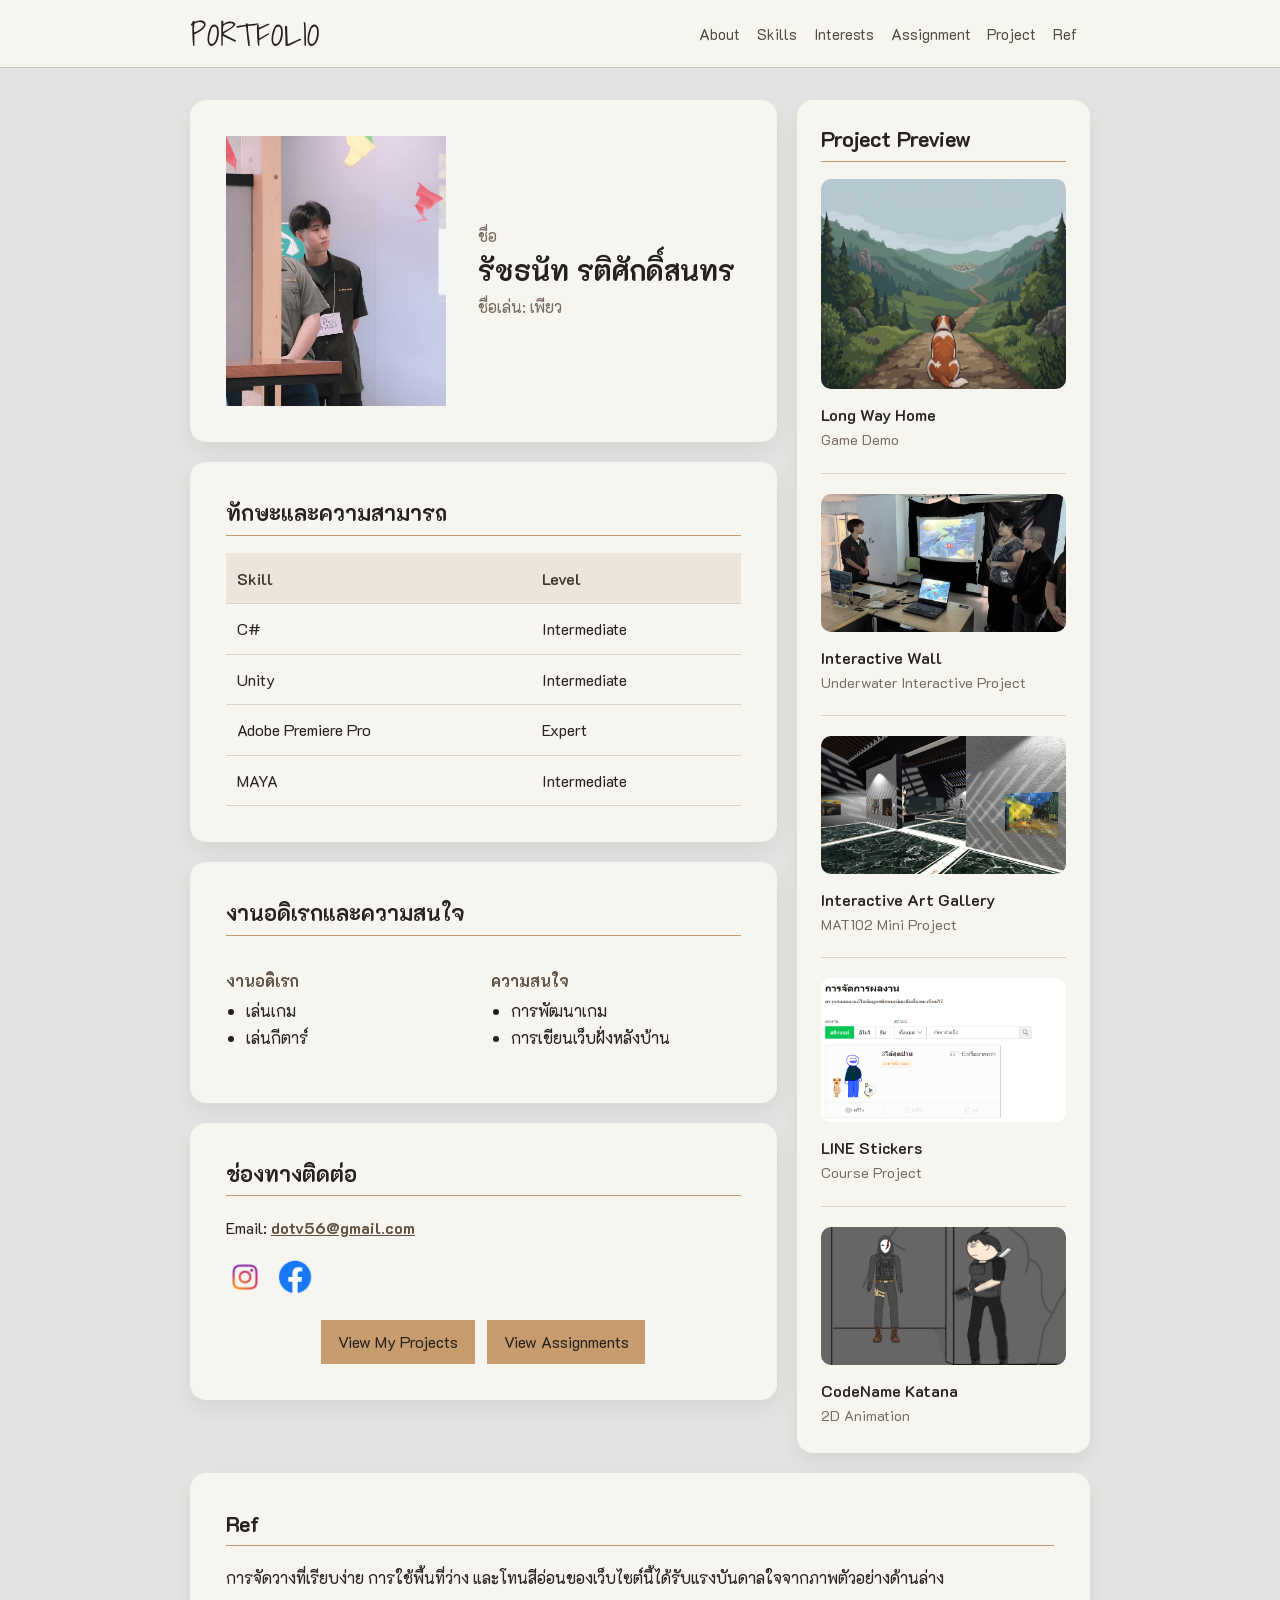
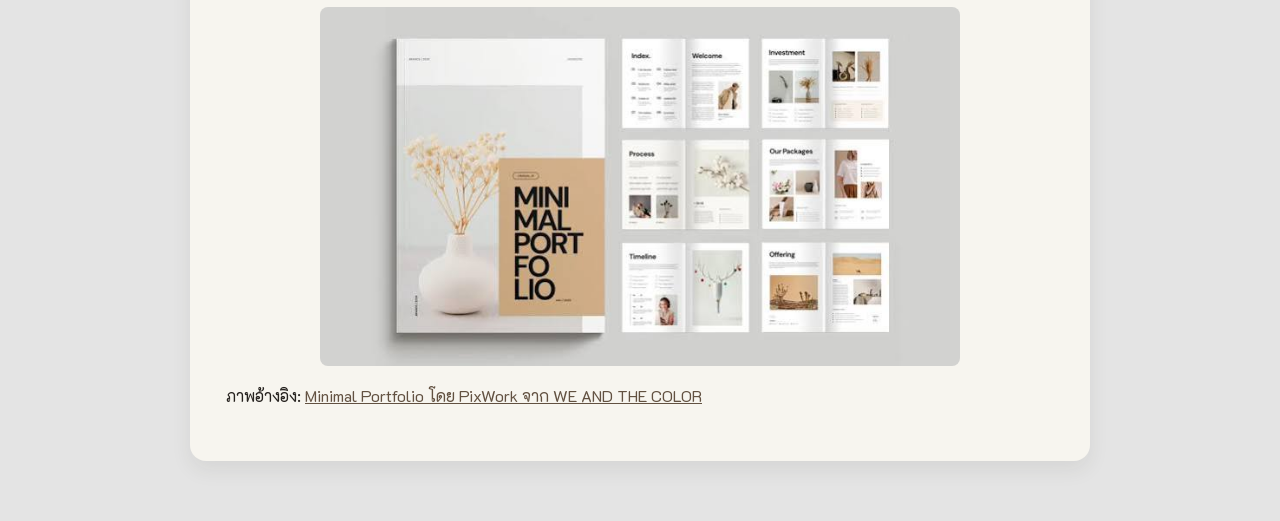
<file: index.html>
<!DOCTYPE html>
<html lang="th">
<head>
    <meta charset="UTF-8">
    <meta name="viewport" content="width=device-width, initial-scale=1.0">
    <title>Portfolio | รัชธนัท รติศักดิ์สนทร</title>
    <link rel="preconnect" href="https://fonts.googleapis.com">
    <link rel="preconnect" href="https://fonts.gstatic.com" crossorigin>
    <link href="https://fonts.googleapis.com/css2?family=K2D:ital,wght@0,100;0,200;0,300;0,400;0,500;0,600;0,700;0,800;1,100;1,200;1,300;1,400;1,500;1,600;1,700;1,800&family=Shadows+Into+Light&display=swap" rel="stylesheet">
    <link rel="stylesheet" href="style.css">
</head>
<body>
    <div class="site-header">
        <div class="header-content">
            <a class="site-name" href="index.html">PORTFOLIO</a>
            <div class="site-nav">
                <a href="#about">About</a>
                <a href="#skills">Skills</a>
                <a href="#interests">Interests</a>
                <a href="project.html#assignment">Assignment</a>
                <a href="project.html">Project</a>
                <a href="#ref">Ref</a>
            </div>
        </div>
    </div>

    <div class="page-content portfolio-page">
        <div class="portfolio-layout">
            <div class="portfolio-main">
                <div class="intro" id="about">
                    <img class="profile-photo" src="My%20pic/S__18489368.jpg" alt="รูปถ่ายของรัชธนัท รติศักดิ์สนทร">
                    <div class="intro-text">
                        <p class="greeting">ชื่อ</p>
                        <h1>รัชธนัท รติศักดิ์สนทร</h1>
                        <p class="nickname">ชื่อเล่น: เพียว</p>
                    </div>
                </div>

                <div class="content-section" id="skills">
                    <h2>ทักษะและความสามารถ</h2>
                    <table>
                        <tr>
                            <th>Skill</th>
                            <th>Level</th>
                        </tr>
                            <tr>
                                <td>C#</td>
                                <td>Intermediate</td>
                            </tr>
                            <tr>
                                <td>Unity</td>
                                <td>Intermediate</td>
                            </tr>
                            <tr>
                                <td>Adobe Premiere Pro</td>
                                <td>Expert</td>
                            </tr>
                            <tr>
                                <td>MAYA</td>
                                <td>Intermediate</td>
                            </tr>
                    </table>
                </div>

                <div class="content-section" id="interests">
                    <h2>งานอดิเรกและความสนใจ</h2>
                    <div class="two-columns">
                        <div>
                            <h3>งานอดิเรก</h3>
                            <ul>
                                <li>เล่นเกม</li>
                                <li>เล่นกีตาร์</li>
                            </ul>
                        </div>
                        <div>
                            <h3>ความสนใจ</h3>
                            <ul>
                                <li>การพัฒนาเกม</li>
                                <li>การเขียนเว็บฝั่งหลังบ้าน</li>
                            </ul>
                        </div>
                    </div>
                </div>

                <div class="content-section contact-section" id="contact">
                    <h2>ช่องทางติดต่อ</h2>
                    <p class="email-link">Email: <a href="mailto:dotv56@gmail.com">dotv56@gmail.com</a></p>
                    <p class="social-links">
                        <a href="https://www.instagram.com/nmps_pure/?hl=en">
                            <img src="My%20pic/pngtree-instagram-icon-instagram-logo-png-image_3584853.png" alt="Instagram">
                        </a>
                        <a href="https://www.facebook.com/RattanutRuttisaksuntorn">
                            <img src="My%20pic/image.png" alt="Facebook">
                        </a>
                    </p>
                    <p class="project-link-area">
                        <a class="main-link" href="project.html">View My Projects</a>
                        <a class="main-link" href="project.html#assignment">View Assignments</a>
                    </p>
                </div>
            </div>

            <div class="project-preview-sidebar">
                <h2>Project Preview</h2>
                <a class="project-preview-card" href="project.html#long-way-home">
                    <img class="preview-image" src="My%20pic/long-way-home-cover.png" alt="ภาพปกเกม Long Way Home">
                    <span class="preview-label">Long Way Home</span>
                    <span class="preview-subtitle">Game Demo</span>
                </a>
                <a class="project-preview-card preview-divider" href="project.html#interactive-wall">
                    <img class="preview-image" src="My%20pic/interactive-wall-demo.jpg" alt="ภาพการสาธิตโปรเจกต์ Interactive Wall ใต้ทะเล">
                    <span class="preview-label">Interactive Wall</span>
                    <span class="preview-subtitle">Underwater Interactive Project</span>
                </a>
                <a class="project-preview-card preview-divider" href="project.html#interactive-art-gallery">
                    <img class="preview-image" src="My%20pic/interactive-art-gallery.png" alt="ภาพห้องจัดแสดงของ Interactive Art Gallery">
                    <span class="preview-label">Interactive Art Gallery</span>
                    <span class="preview-subtitle">MAT102 Mini Project</span>
                </a>
                <a class="project-preview-card preview-divider" href="project.html#line-stickers">
                    <img class="preview-image" src="My%20pic/line-stickers.png" alt="ภาพตัวอย่างโปรเจกต์สติกเกอร์ LINE">
                    <span class="preview-label">LINE Stickers</span>
                    <span class="preview-subtitle">Course Project</span>
                </a>
                <a class="project-preview-card preview-divider" href="project.html#code-name-katana">
                    <img class="preview-image" src="My%20pic/code-name-katana-cover.png" alt="ภาพจากแอนิเมชัน CodeName Katana">
                    <span class="preview-label">CodeName Katana</span>
                    <span class="preview-subtitle">2D Animation</span>
                </a>
            </div>
        </div>

        <div class="content-section" id="ref">
            <h2>Ref</h2>
            <p>การจัดวางที่เรียบง่าย การใช้พื้นที่ว่าง และโทนสีอ่อนของเว็บไซต์นี้ได้รับแรงบันดาลใจจากภาพตัวอย่างด้านล่าง</p>
            <img class="reference-image" src="My%20pic/portfolio-reference.png" alt="ภาพตัวอย่างพอร์ตโฟลิโอสไตล์มินิมอลที่ใช้เป็นแรงบันดาลใจ">
            <p>ภาพอ้างอิง: <a href="https://weandthecolor.com/this-adobe-indesign-portfolio-design-template-is-your-secret-to-a-professional-creative-showcase/204142">Minimal Portfolio โดย PixWork จาก WE AND THE COLOR</a></p>
        </div>
    </div>

</body>
</html>
</file>
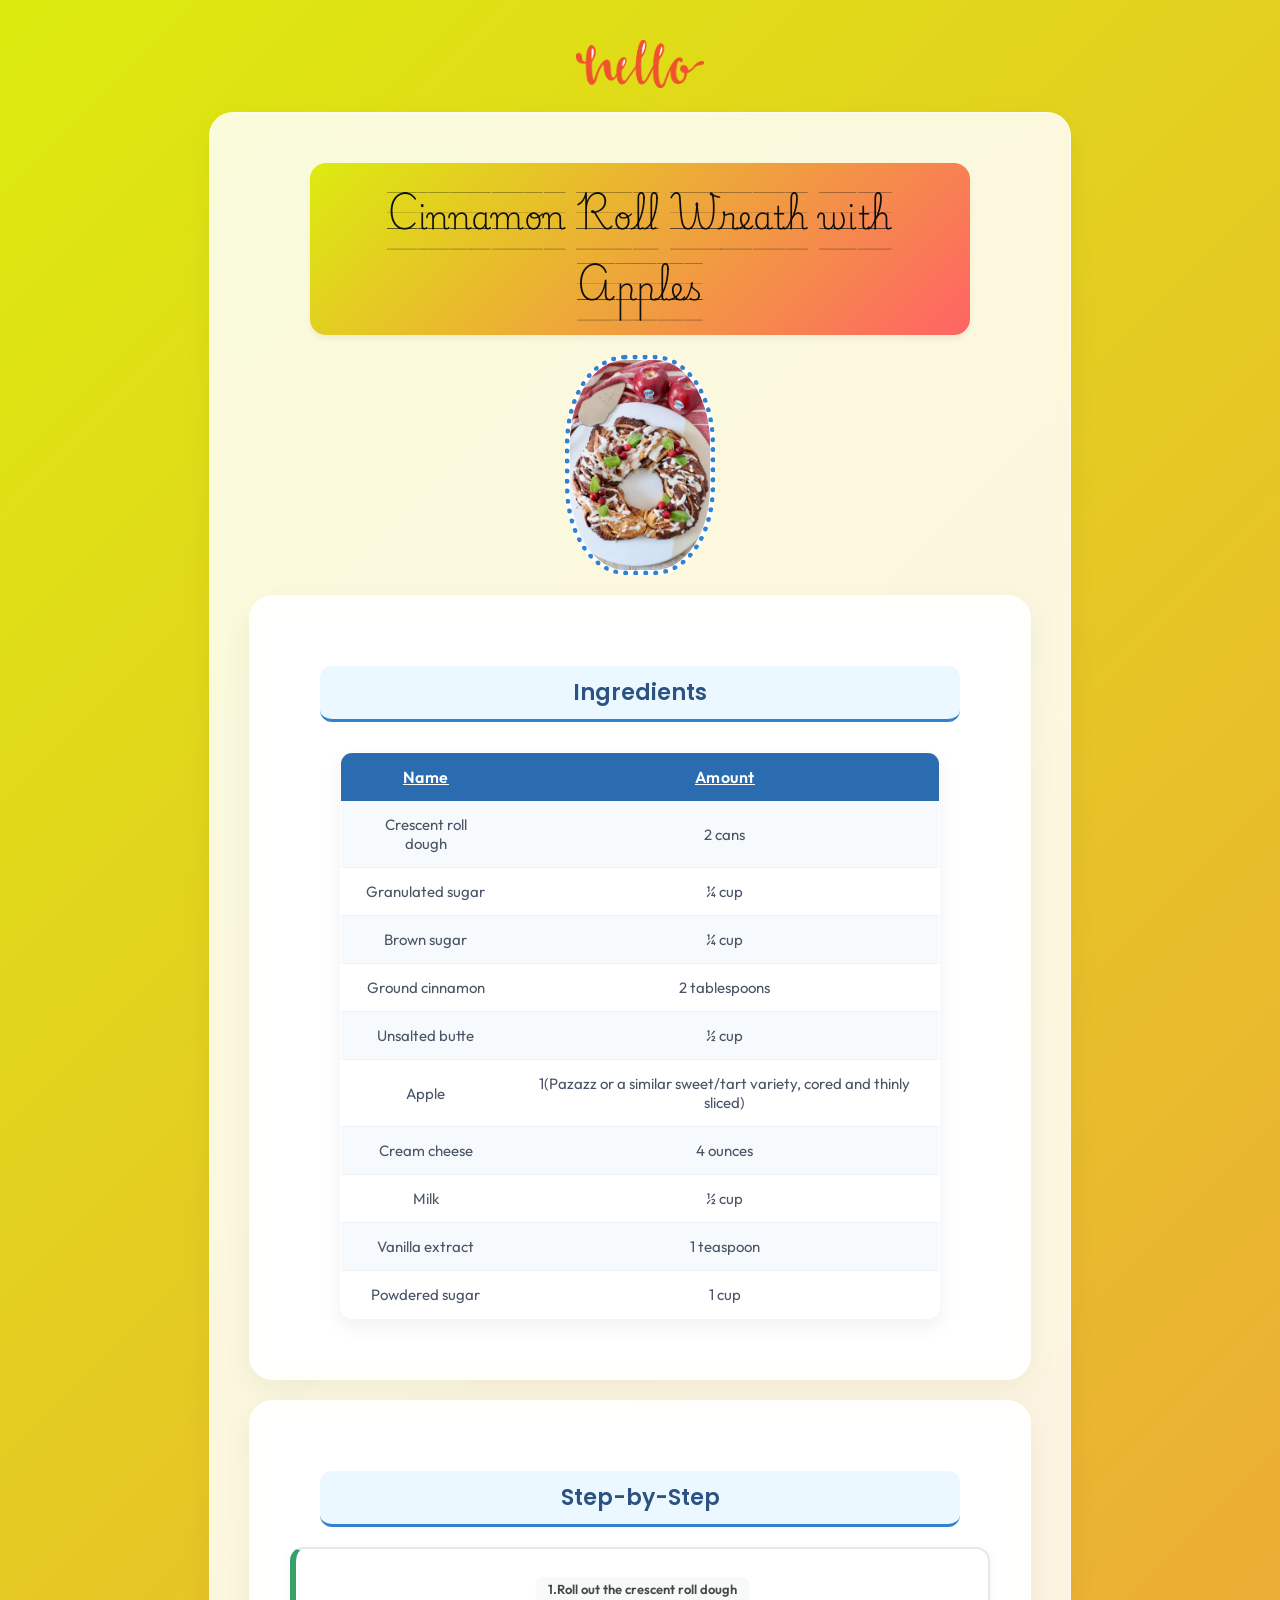
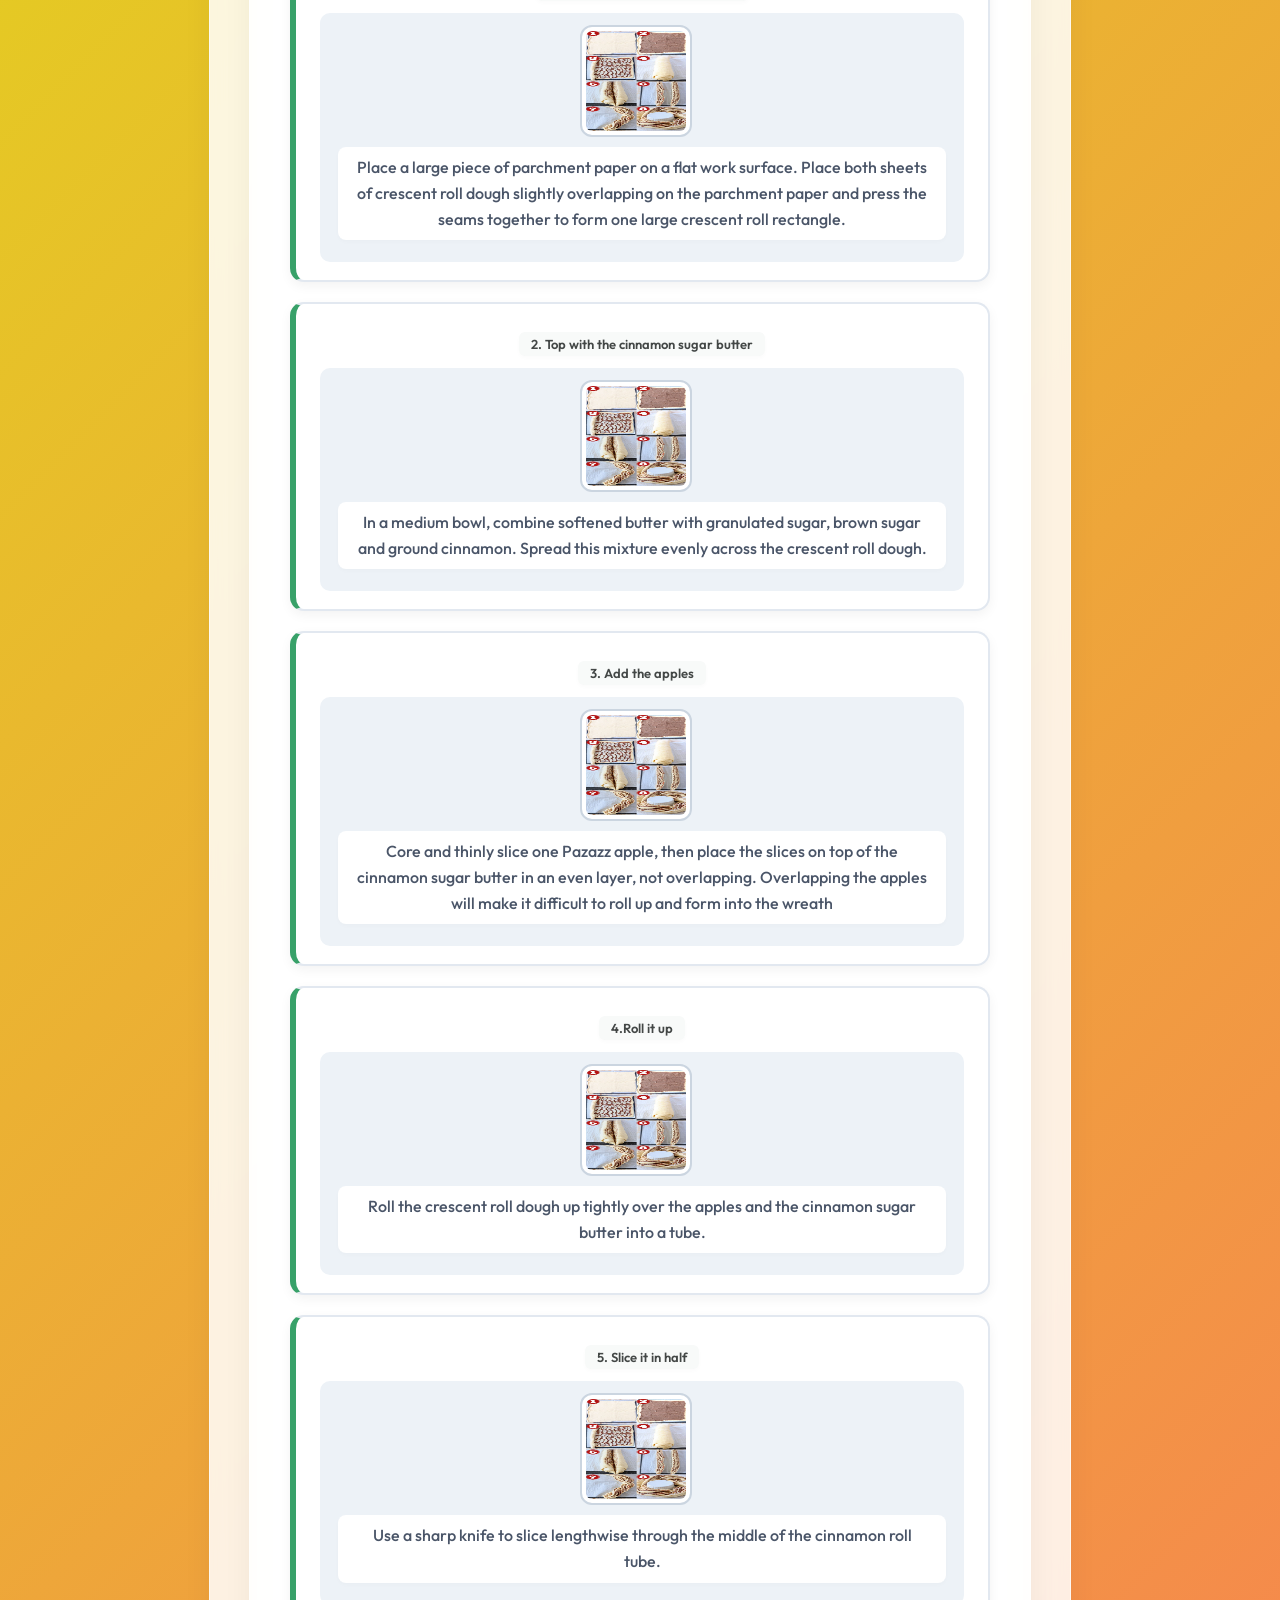
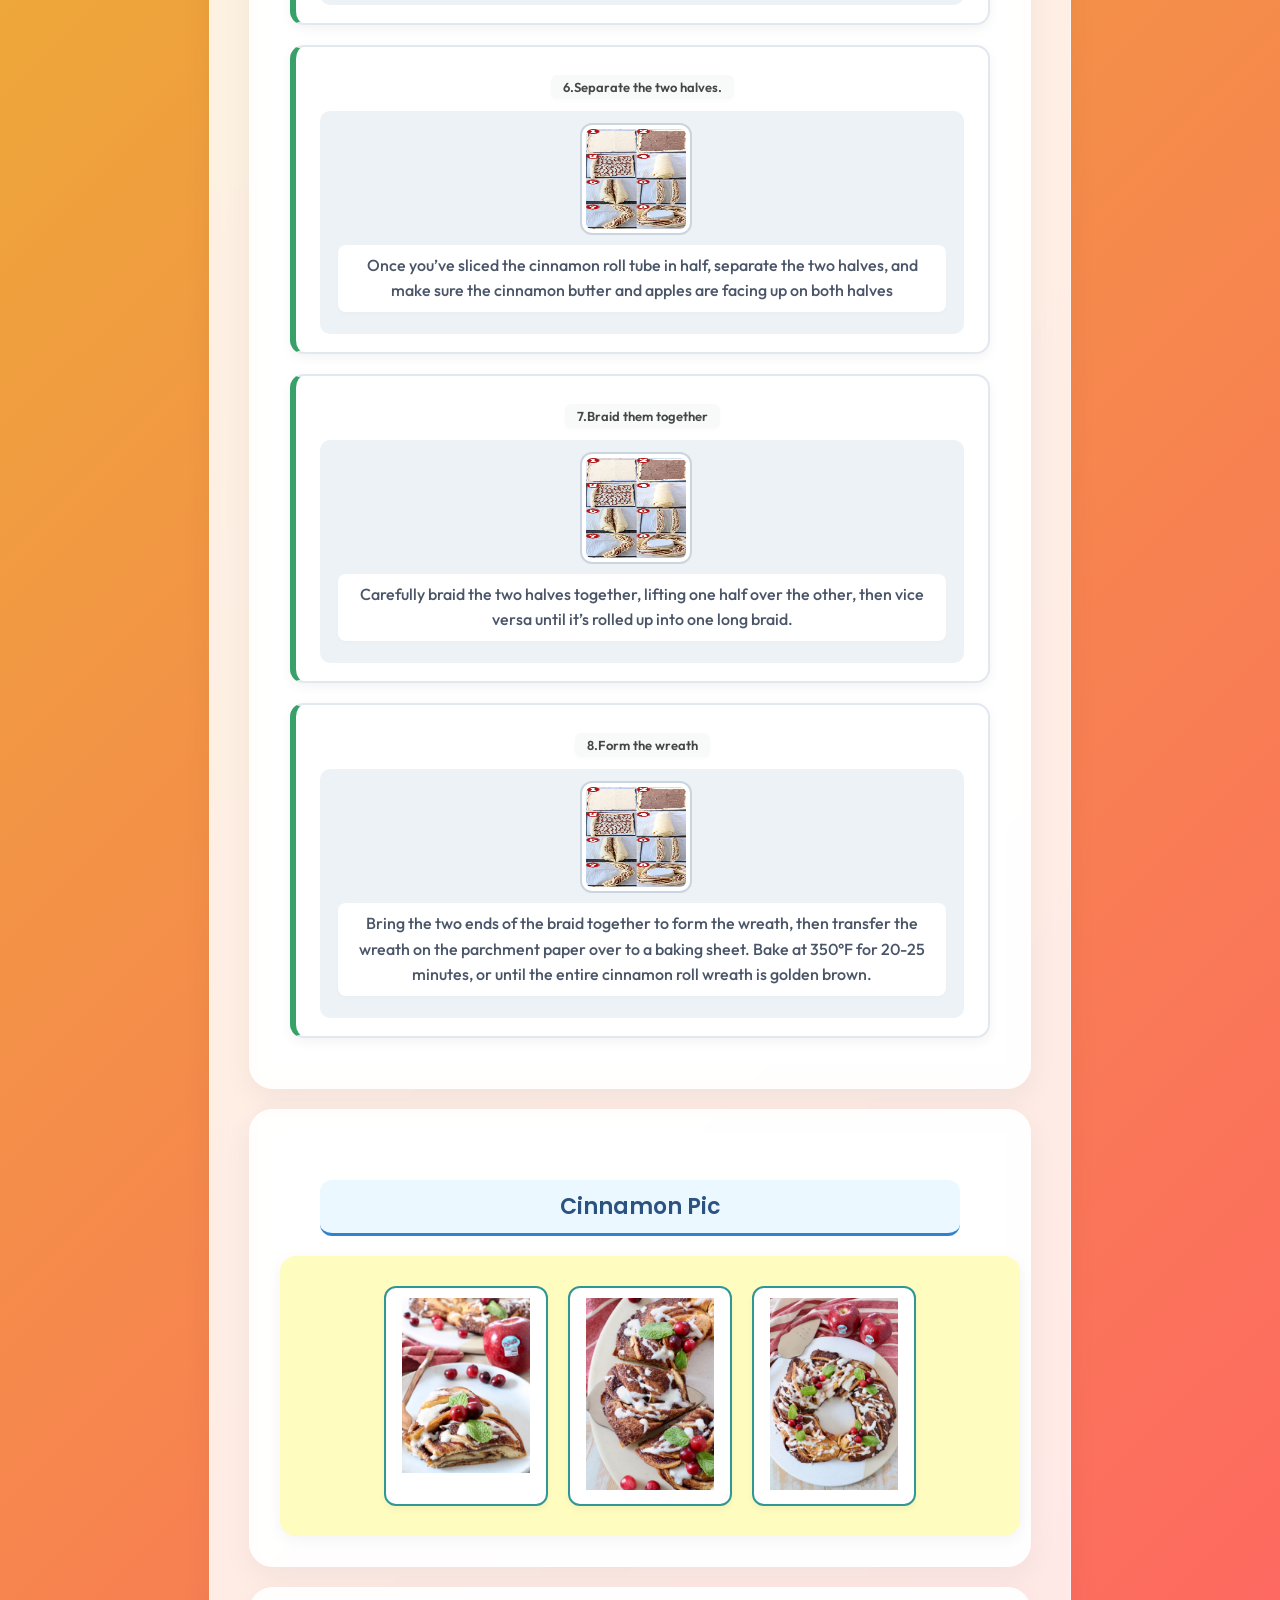
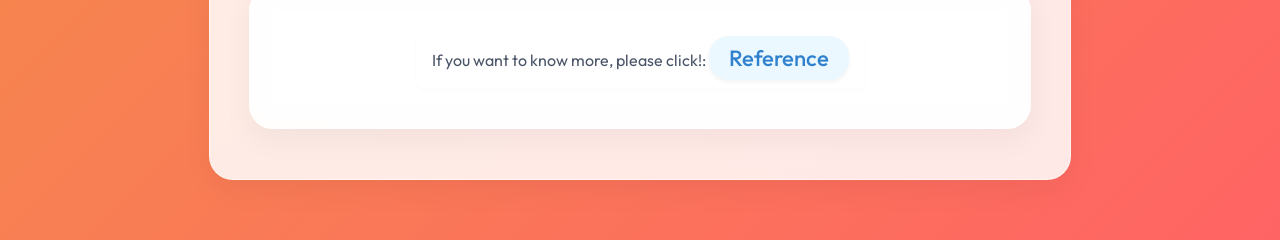
<file: assignments/week3/index.html>
<!DOCTYPE html>
<html>
<head>
    <meta charset='utf-8'>
    <meta http-equiv='X-UA-Compatible' content='IE=edge'>
    <title>Cinnamon</title>
    <meta name='viewport' content='width=device-width, initial-scale=1'>
    <link rel='stylesheet' type='text/css' media='screen' href='main.css'>
    <link rel="preconnect" href="https://fonts.googleapis.com">
    <link rel="preconnect" href="https://fonts.gstatic.com" crossorigin>
    <link href="https://fonts.googleapis.com/css2?family=Playwrite+BR+Guides&display=swap" rel="stylesheet">
</head>

<body>
    <!-- Logo Section -->
    <div>
        <img class="logo-img" src="Hello-PNG-Isolated-Clipart.png" alt="Hello logo">
    </div>

    <!-- Pikachu Pokédex card-layout -->
    <div class="card-layout">
        <!-- id and class -->
        <div>
            <h1>Cinnamon Roll Wreath with Apples</h1>
            <img id="cinnamon_pic" src="cinnamon-5.jpeg" alt="cinnamon">
        </div>

    <!-- Stats Table Section -->
    <div class="card-layout">
        <h2>Ingredients</h2>
        <!-- Table Example -->
        <table class="table_Border">
            <tr>
                <th>Name</th>
                <th>Amount</th>
            </tr>
            <tr>
                <td>Crescent roll dough</td>
                <td>2 cans</td>
            </tr>
            <tr>
                <td>Granulated sugar</td>
                <td>¼ cup</td>
            </tr>
            <tr>
                <td>Brown sugar</td>
                <td>¼ cup</td>
            </tr>
            <tr>
                <td>Ground cinnamon</td>
                <td>2 tablespoons</td>
            </tr>
            <tr>
                <td>Unsalted butte</td>
                <td>½ cup</td>
            </tr>
            <tr>
                <td>Apple</td>
                <td>1(Pazazz or a similar sweet/tart variety, cored and thinly sliced)</td>
            </tr>
            <tr>
                <td>Cream cheese</td>
                <td>4 ounces</td>
            </tr>
            <tr>
                <td>Milk</td>
                <td>½ cup</td>
            </tr>
            <tr>
                <td>Vanilla extract</td>
                <td>1 teaspoon</td>
            </tr>
            <tr>
                <td>Powdered sugar</td>
                <td>1 cup</td>
            </tr>
        </table>
    </div>

    <!-- Vertical Alignment: Middle Comparison Section -->
    <div class="card-layout">
        <h2>Step-by-Step</h2>
        <div class="valign-demo-container">

            <!-- Box 1: Without vertical-align: middle (Default / Baseline) -->
            <div class="valign-card valign-card-middle">
                <span class="valign-badge badge-middle">1.Roll out the crescent roll dough</span>
                <div class="valign-sample-text">
                    <img class="valign-demo-img img-middle" src="cinnamon-2.jpeg" alt="Step by Step-by-Step">
                    <span>Place a large piece of parchment paper on a flat work surface. Place both sheets of crescent roll dough slightly overlapping on the parchment paper and press the seams together to form one large crescent roll rectangle.</span>
                </div>
            </div>

            <!-- Box 2: With vertical-align: middle -->
            <div class="valign-card valign-card-middle">
                <span class="valign-badge badge-middle">2. Top with the cinnamon sugar butter</span>
                <div class="valign-sample-text">
                    <img class="valign-demo-img img-middle" src="cinnamon-2.jpeg" alt="Pikachu">
                    <span>In a medium bowl, combine softened butter with granulated sugar, brown sugar and ground cinnamon. Spread this mixture evenly across the crescent roll dough.</span>
                </div>
            </div>

            <!-- Box 3: -->
            <div class="valign-card valign-card-middle">
                <span class="valign-badge badge-middle">3. Add the apples</span>
                <div class="valign-sample-text">
                    <img class="valign-demo-img img-middle" src="cinnamon-2.jpeg" alt="Pikachu">
                    <span>Core and thinly slice one Pazazz apple, then place the slices on top of the cinnamon sugar butter in an even layer, not overlapping. Overlapping the apples will make it difficult to roll up and form into the wreath</span>
                </div>
            </div>

            <!-- Box 4: -->
            <div class="valign-card valign-card-middle">
                <span class="valign-badge badge-middle">4.Roll it up</span>
                <div class="valign-sample-text">
                    <img class="valign-demo-img img-middle" src="cinnamon-2.jpeg" alt="Pikachu">
                    <span>Roll the crescent roll dough up tightly over the apples and the cinnamon sugar butter into a tube.</span>
                </div>
            </div>

            <!-- Box 5: -->
            <div class="valign-card valign-card-middle">
                <span class="valign-badge badge-middle">5. Slice it in half</span>
                <div class="valign-sample-text">
                    <img class="valign-demo-img img-middle" src="cinnamon-2.jpeg" alt="Pikachu">
                    <span>Use a sharp knife to slice lengthwise through the middle of the cinnamon roll tube.</span>
                </div>
            </div>

            <!-- Box 6: -->
            <div class="valign-card valign-card-middle">
                <span class="valign-badge badge-middle">6.Separate the two halves.</span>
                <div class="valign-sample-text">
                    <img class="valign-demo-img img-middle" src="cinnamon-2.jpeg" alt="Pikachu">
                    <span>Once you’ve sliced the cinnamon roll tube in half, separate the two halves, and make sure the cinnamon butter and apples are facing up on both halves</span>
                </div>
            </div>

            <!-- Box 7: -->
            <div class="valign-card valign-card-middle">
                <span class="valign-badge badge-middle">7.Braid them together</span>
                <div class="valign-sample-text">
                    <img class="valign-demo-img img-middle" src="cinnamon-2.jpeg" alt="Pikachu">
                    <span>Carefully braid the two halves together, lifting one half over the other, then vice versa until it’s rolled up into one long braid.</span>
                </div>
            </div>

            <!-- Box 8: -->
            <div class="valign-card valign-card-middle">
                <span class="valign-badge badge-middle">8.Form the wreath</span>
                <div class="valign-sample-text">
                    <img class="valign-demo-img img-middle" src="cinnamon-2.jpeg" alt="Pikachu">
                    <span>Bring the two ends of the braid together to form the wreath, then transfer the wreath on the parchment paper over to a baking sheet. Bake at 350°F for 20-25 minutes, or until the entire cinnamon roll wreath is golden brown.</span>
                </div>
            </div>
        </div>
    </div>

    <!-- Flexible Box Layout Section -->
    <div class="card-layout">
        <h2>Cinnamon Pic</h2>
        <div class="flex_container">
            <div> <img src="cinnamon-3.jpeg" alt="CinnamonRoll"> </div>
            <div> <img src="cinnamon-4.jpeg" alt="CinnamonRoll"> </div>
            <div> <img src="cinnamon-5.jpeg" alt="CinnamonRoll"> </div>
        </div>
    </div>

    <!-- References Section -->
    <div class="card-layout references-card">
        <span>
            If you want to know more, please click!:
            <a href="https://whitneybond.com/cinnamon-roll-wreath/">Reference</a>
        </span>
    </div>

</body>
</html>
</file>
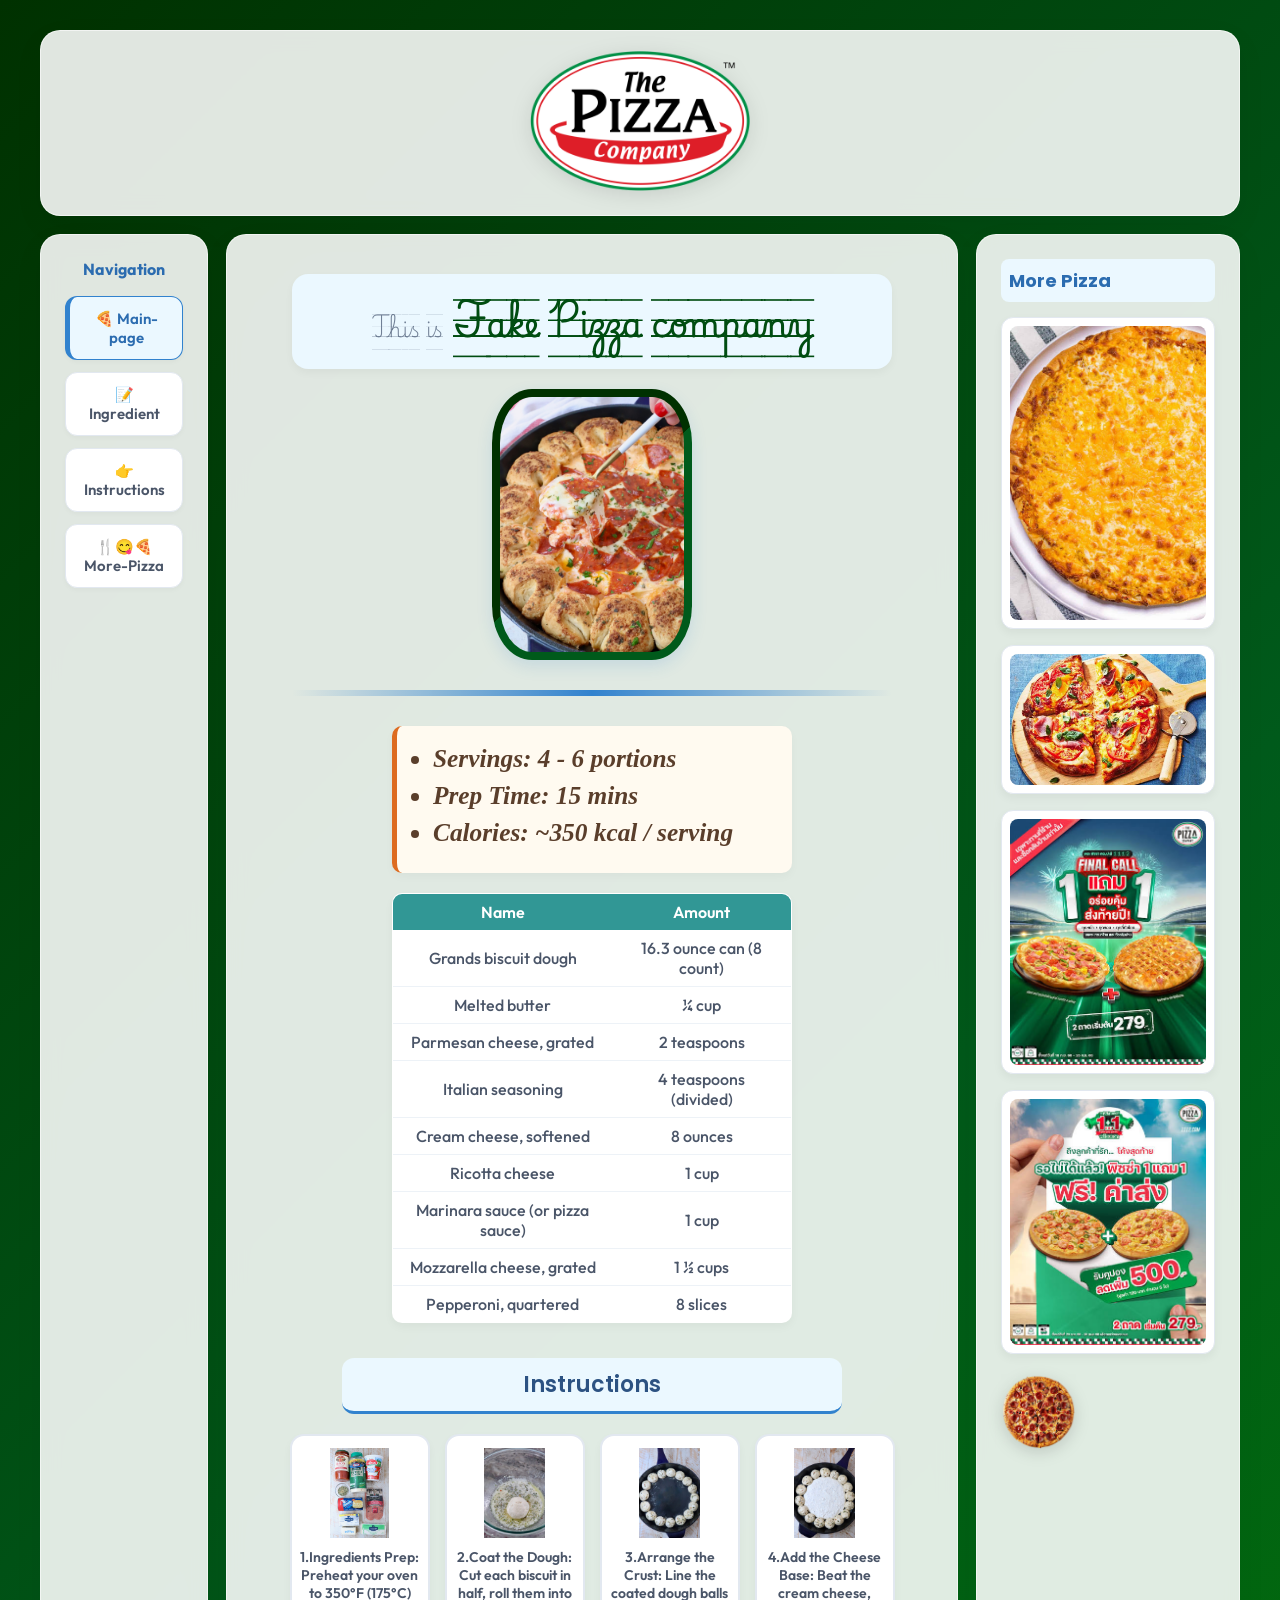
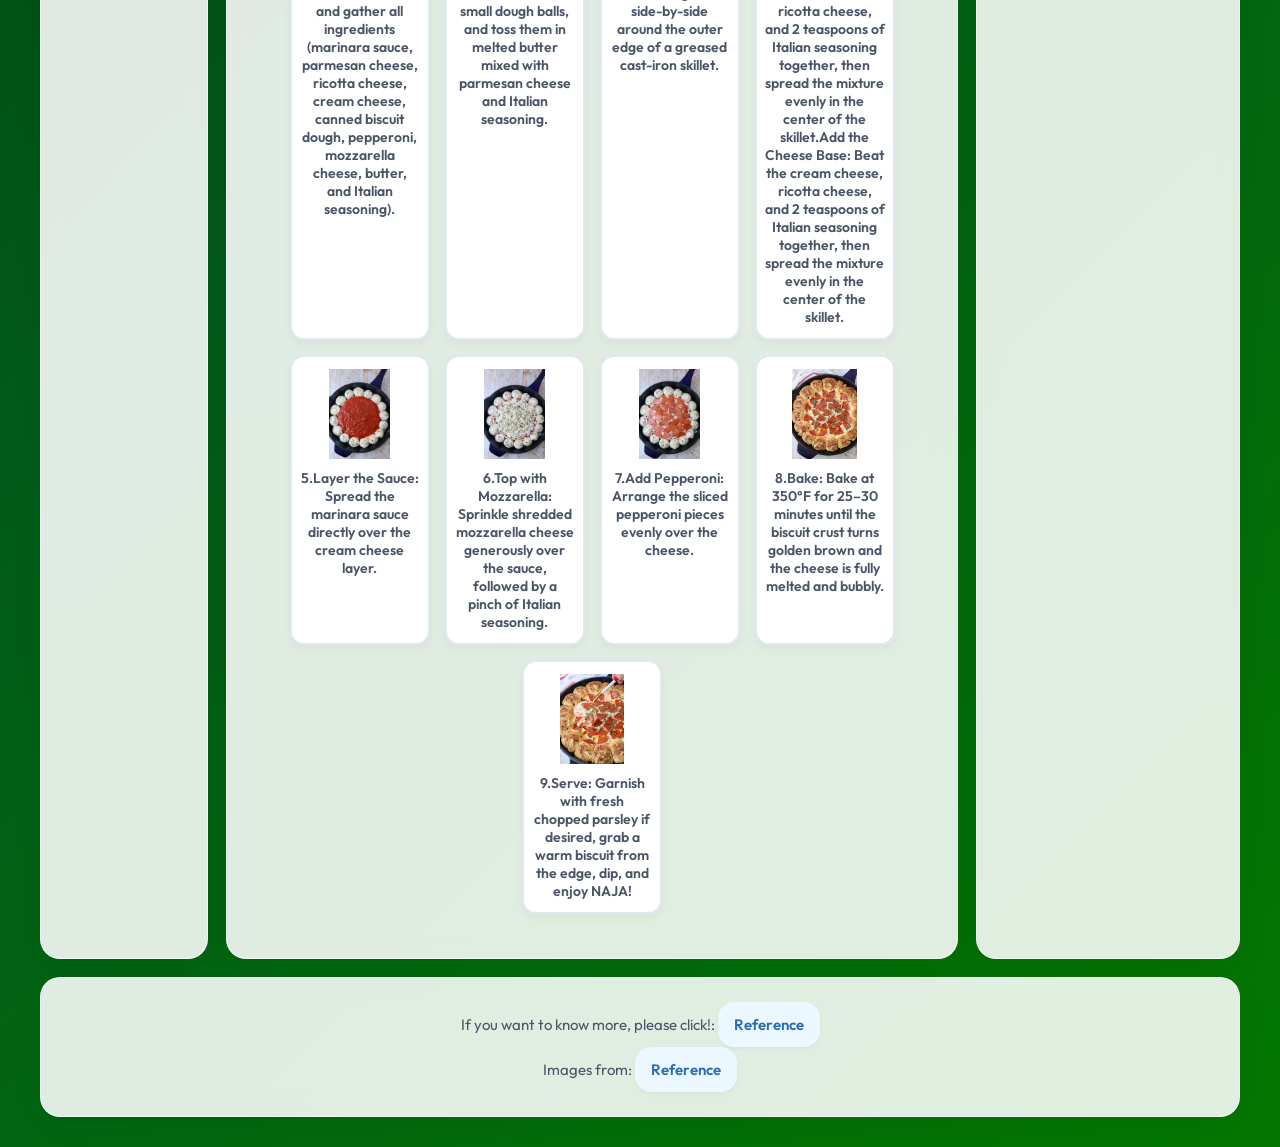
<file: assignments/week4/index.html>
<!DOCTYPE html>
<html lang="en">
<head>
    <meta charset='utf-8'>
    <meta http-equiv='X-UA-Compatible' content='IE=edge'>
    <title>Pizza fake company - Responsive Grid Hub</title>
    <meta name='viewport' content='width=device-width, initial-scale=1.0'>
    <!-- เลือกใช้ Stylesheet ได้: 'modern.css' (Modern Grid & Units) หรือ 'main.css' (Classic Slide Style) -->
    <!-- <link id="theme-style" rel='stylesheet' type='text/css' media='screen' href='modern.css'> -->
    <link id="theme-style" rel='stylesheet' type='text/css' media='screen' href='main.css'>
    <link rel="preconnect" href="https://fonts.googleapis.com">
<link rel="preconnect" href="https://fonts.gstatic.com" crossorigin>
<link href="https://fonts.googleapis.com/css2?family=Imperial+Script&family=Playwrite+BR+Guides&display=swap" rel="stylesheet">
</head>

<body>

    <!-- ================================================================= -->
    <!-- RESPONSIVE GRID LAYOUT (ตกแต่งเต็มรูปแบบ) -->
    <!-- ================================================================= -->
    <div class="grid-container">
        <!-- 1. Header Section (Spans all columns) -->
        <div id="header" class="grid-card">
            <div>
                <img class="logo-img" src="pizza.png" alt="Pizza Logo">
            </div>

        </div>

        <!-- 2. Menu Navigation Sidebar (Column 1 on Desktop) -->
        <div id="menu" class="grid-card">
            <div class="menu-title" style="font-weight: 700; color: #2b6cb0; margin-bottom: 5px; font-size: 16px;">Navigation</div>
            <a href="#Main-page" class="menu-item active">🍕 Main-page</a>
            <a href="#Ingredient" class="menu-item">📝 Ingredient</a>
            <a href="#Instructions" class="menu-item">👉 Instructions</a>
            <a href="#More-Pizza" class="menu-item">🍴😋🍕More-Pizza</a>
        </div>

        <!-- 3. Main Content Section (Column 2 on Desktop) -->
        <div id="main" class="grid-card">
            <!-- Pikachu Profile Banner & Image -->
            <div id="Main-page" class="content-section">
                <h1><span>This is</span> Fake Pizza company</h1>
                <img id="pizza_pic" src="pizza-dip-9.jpeg" alt="Pikachu">
            </div>

            <hr>

            <!-- Quick Stats -->
            <div class="left_page">
                <ul>
                    <li>Servings: 4 - 6 portions</li>
                    <li>Prep Time: 15 mins</li>
                    <li>Calories: ~350 kcal / serving</li>
                </ul>
            </div>

            <!-- Base Stats Table -->
            <div id="Ingredient" class="content-section">
                <table class="table_stat">
                    <tr>
                        <th>Name</th>
                        <th>Amount</th>
                    </tr>
                    <tr>
                        <td>Grands biscuit dough</td>
                        <td>16.3 ounce can (8 count)</td>
                    </tr>
                    <tr>
                        <td>Melted butter</td>
                        <td>¼ cup</td>
                    </tr>
                    <tr>
                        <td>Parmesan cheese, grated</td>
                        <td>2 teaspoons</td>
                    </tr>
                    <tr>
                        <td>Italian seasoning</td>
                        <td>4 teaspoons (divided)</td>
                    </tr>
                    <tr>
                        <td>Cream cheese, softened</td>
                        <td>8 ounces</td>
                    </tr>
                    <tr>
                        <td>Ricotta cheese</td>
                        <td>1 cup</td>
                    </tr>
                    <tr>
                        <td>Marinara sauce (or pizza sauce)</td>
                        <td>1 cup</td>
                    </tr>
                    <tr>
                        <td>Mozzarella cheese, grated</td>
                        <td>1 ½ cups</td>
                    </tr>
                    <tr>
                        <td>Pepperoni, quartered</td>
                        <td>8 slices</td>
                    </tr>
                </table>
            </div>

            <!-- Friends Flex Gallery -->
            <div id="Instructions" class="content-section">
                <h2>Instructions</h2>
                <div class="flex_container">
                    <div class="friend-card">
                        <img src="pizza-dip-1.jpeg" alt="pizza-dip-1">
                        <div class="pokemon-name">1.Ingredients Prep: Preheat your oven to 350°F (175°C) and gather all ingredients (marinara sauce, parmesan cheese, ricotta cheese, cream cheese, canned biscuit dough, pepperoni, mozzarella cheese, butter, and Italian seasoning).</div>
                    </div>
                    <div class="friend-card">
                        <img src="pizza-dip-2.jpeg" alt="pizza-dip-2">
                        <div class="pokemon-name">2.Coat the Dough: Cut each biscuit in half, roll them into small dough balls, and toss them in melted butter mixed with parmesan cheese and Italian seasoning.</div>
                    </div>
                    <div class="friend-card">
                        <img src="pizza-dip-3.jpeg" alt="pizza-dip-3">
                        <div class="pokemon-name">3.Arrange the Crust: Line the coated dough balls side-by-side around the outer edge of a greased cast-iron skillet.</div>
                    </div>
                    <div class="friend-card">
                        <img src="pizza-dip-4.jpeg" alt="pizza-dip-4">
                        <div class="pokemon-name">4.Add the Cheese Base: Beat the cream cheese, ricotta cheese, and 2 teaspoons of Italian seasoning together, then spread the mixture evenly in the center of the skillet.Add the Cheese Base: Beat the cream cheese, ricotta cheese, and 2 teaspoons of Italian seasoning together, then spread the mixture evenly in the center of the skillet.</div>
                    </div>
                    <div class="friend-card">
                        <img src="pizza-dip-5.jpeg" alt="pizza-dip-5">
                        <div class="pokemon-name">5.Layer the Sauce: Spread the marinara sauce directly over the cream cheese layer.</div>
                    </div>
                    <div class="friend-card">
                        <img src="pizza-dip-6.jpeg" alt="pizza-dip-6">
                        <div class="pokemon-name">6.Top with Mozzarella: Sprinkle shredded mozzarella cheese generously over the sauce, followed by a pinch of Italian seasoning.</div>
                    </div>
                    <div class="friend-card">
                        <img src="pizza-dip-7.jpeg" alt="pizza-dip-7">
                        <div class="pokemon-name">7.Add Pepperoni: Arrange the sliced pepperoni pieces evenly over the cheese.</div>
                    </div>
                    <div class="friend-card">
                        <img src="pizza-dip-8.jpeg" alt="pizza-dip-8">
                        <div class="pokemon-name">8.Bake: Bake at 350°F for 25–30 minutes until the biscuit crust turns golden brown and the cheese is fully melted and bubbly.</div>
                    </div>
                      <div class="friend-card">
                        <img src="pizza-dip-9.jpeg" alt="pizza-dip-9">
                        <div class="pokemon-name">9.Serve: Garnish with fresh chopped parsley if desired, grab a warm biscuit from the edge, dip, and enjoy NAJA!</div>
                    </div>
                </div>
            </div>

            <!-- Min/Max CP Values Table -->
            <!-- <div id="cp-values" class="content-section">
                <h2>Pokemon Min/Max CP values</h2>
                <table class="table_Border">
                    <tr>
                        <th>Level</th>
                        <th>Min CP</th>
                        <th>Max CP</th>
                    </tr>
                    <tr>
                        <td>1</td>
                        <td>10</td>
                        <td>13</td>
                    </tr>
                    <tr>
                        <td>1.5</td>
                        <td>21</td>
                        <td>27</td>
                    </tr>
                    <tr>
                        <td>2</td>
                        <td>32</td>
                        <td>41</td>
                    </tr>
                    <tr>
                        <td>2.5</td>
                        <td>42</td>
                        <td>55</td>
                    </tr>
                    <tr>
                        <td>3</td>
                        <td>53</td>
                        <td>69</td>
                    </tr>
                </table>
            </div> -->
        </div>

        <!-- 4. Right Sidebar Ads & Extras (Column 3 on Desktop) -->
        <div id="More-Pizza" class="grid-card">
            <div id="newsletter" class="content-section">
                <div class="sidebar-header">More Pizza</div>
                <div class="ad-card"><img src="images.jpg" alt="Pizza1"></div>
                <div class="ad-card"><img src="pizza (1).jpg" alt="Pizza2"></div>
                <div class="ad-card"><img src="images (1).jpg" alt="Pizza3"></div>
                <div class="ad-card"><img src="images (2).jpg" alt="Pizza4"></div>
                <div class="rotate-ball-container"><img class="rotate-ball" src="pngtree-delicious-pepperoni-pizza-png-image_15938758.png" alt="Spin pizza"></div>
            </div>
        </div>

        <!-- 5. Footer Section (Spans all columns) -->
        <div id="footer" class="grid-card">
            <div>
                <span>
                    If you want to know more, please click!:
                    <a href="https://whitneybond.com/pizza-dip/" target="_blank">Reference</a>
                </span>
                <br>
                <span>
                    Images from:
                    <a href="https://www.1112.com/th" target="_blank">Reference</a>
                </span>
            </div>
        </div>
    </div>

    <!-- Script for Live Stylesheet Switching during class teaching -->
    <script>
        function toggleTheme() {
            const link = document.getElementById('theme-style');
            const label = document.getElementById('current-theme-label');
            if (link.getAttribute('href') === 'modern.css') {
                link.setAttribute('href', 'main.css');
                label.textContent = 'main.css (Classic Slide Style)';
            } else {
                link.setAttribute('href', 'modern.css');
                label.textContent = 'modern.css (Modern Grid + fr + Mobile-First)';
            }
        }
    </script>
</body>
</html>
</file>
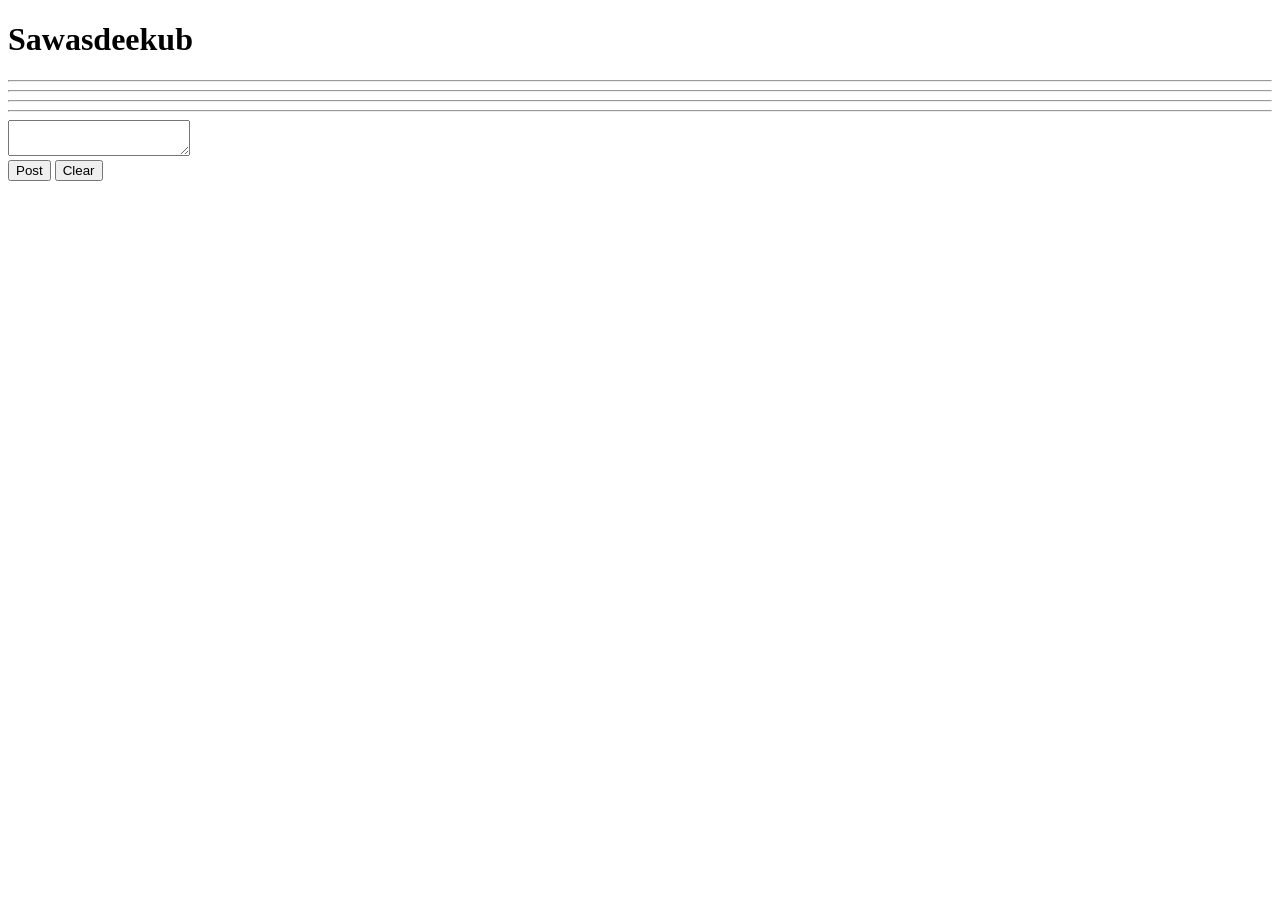
<file: assignments/week5/index.html>
<!DOCTYPE html>
<html>
<head>
	<meta charset='utf-8'>
	<meta http-equiv='X-UA-Compatible' content='IE=edge'>
	<title>Blogger</title>
	<meta name='viewport' content='width=device-width, initial-scale=1'>
	<script src='main.js'></script>
</head>
<body>
	<h1 id="top"></h1>
	<hr>
	<div id="topic"></div>
	<hr>
	<div id="reply1"></div>
	<hr>
	<div id="reply2"></div>
	<hr>
	<textarea name="message" id="message"></textarea>
	<br/>
	<button type="button">Post</button>
	<button type="button">Clear</button>

</body>
</html>
</file>
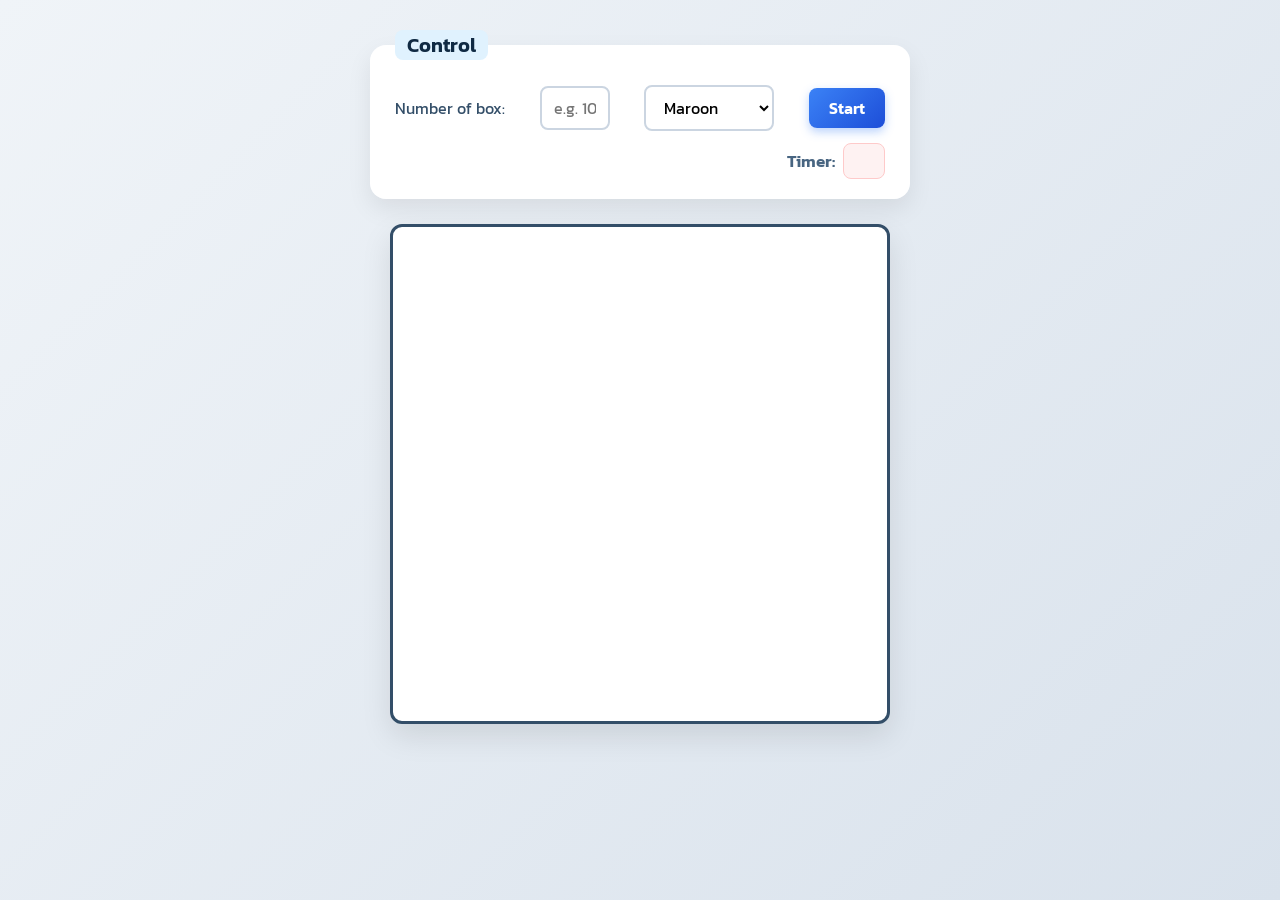
<file: assignments/week7/index.html>
<!DOCTYPE html>
<html lang="en">
	<head>
		<meta charset="UTF-8">
		<meta name="viewport" content="width=device-width, initial-scale=1.0">
		<title>Square game</title>
		<script type="text/javascript" src="game.js"></script>
		<link rel="stylesheet" type="text/css" href="game.css">
	</head>
	<body>
		<!-- these codes were adapted from https://courses.cs.washington.edu/courses/cse154/17sp/lecture/more-dom/code/squares.html  -->

		<fieldset>
			<legend>Control</legend>
			<label for="numbox">Number of box: </label>
			<input type="text" name="numbox" id="numbox" placeholder="e.g. 10">
			<select name="color" id="color">
				<option value="maroon">Maroon</option>
				<option value="lightgreen">Lightgreen</option>
				<option value="magenta">Magenta</option>
			</select>
			<button id="start">Start</button>
			<div id="timerClock"> Timer:
				<div id="clock"></div>
			</div>
		</fieldset>

		<div id="container">
			<div id="layer"></div>
		</div>

	</body>
</html>
</file>
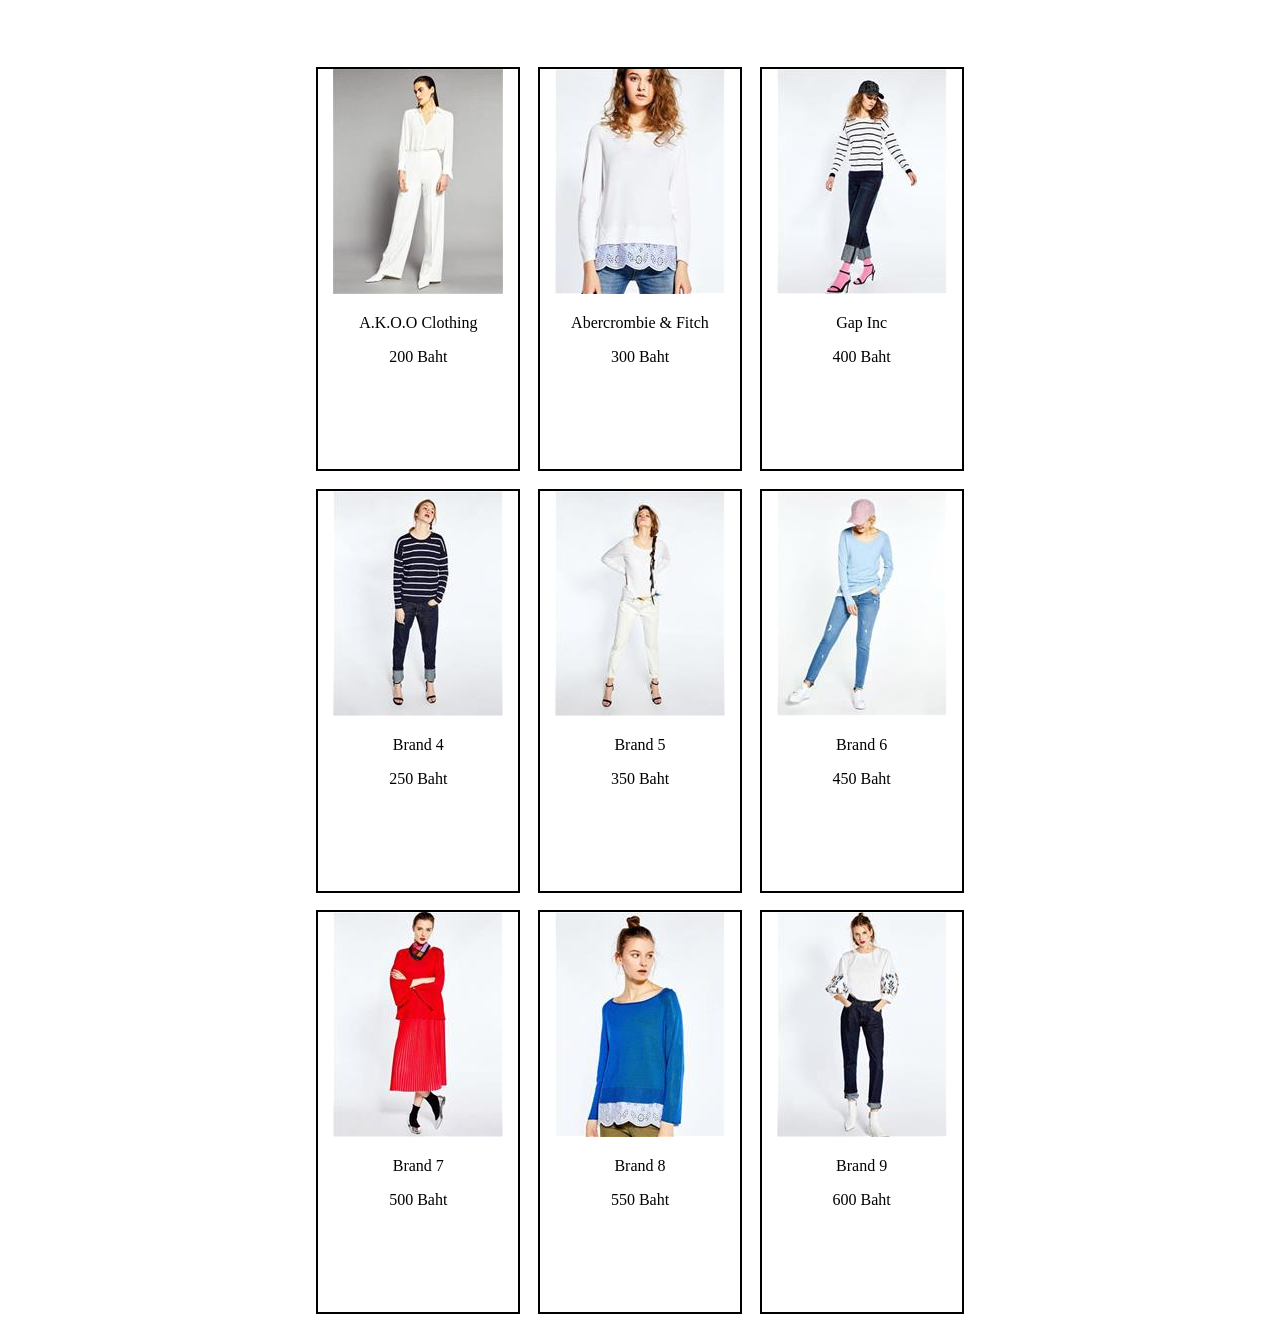
<file: assignments/week8/index.html>
<!DOCTYPE html>
<html>
	<head>
		<meta charset="UTF-8">
		<title>Shopping BKT</title>
		<link rel="stylesheet" href="style.css" type="text/css">
		<script type="text/javascript" src="shopping.js"></script>
	</head>
	<body>
		<div id="nav-top"></div>
		<div id="container">
			<div id="layer">
				<div></div>
				<div></div>
				<div></div>
				<div></div>
				<div></div>
				<div></div>
				<div></div>
				<div></div>
				<div></div>
			</div>
		</div>

	</body>
</html>
</file>
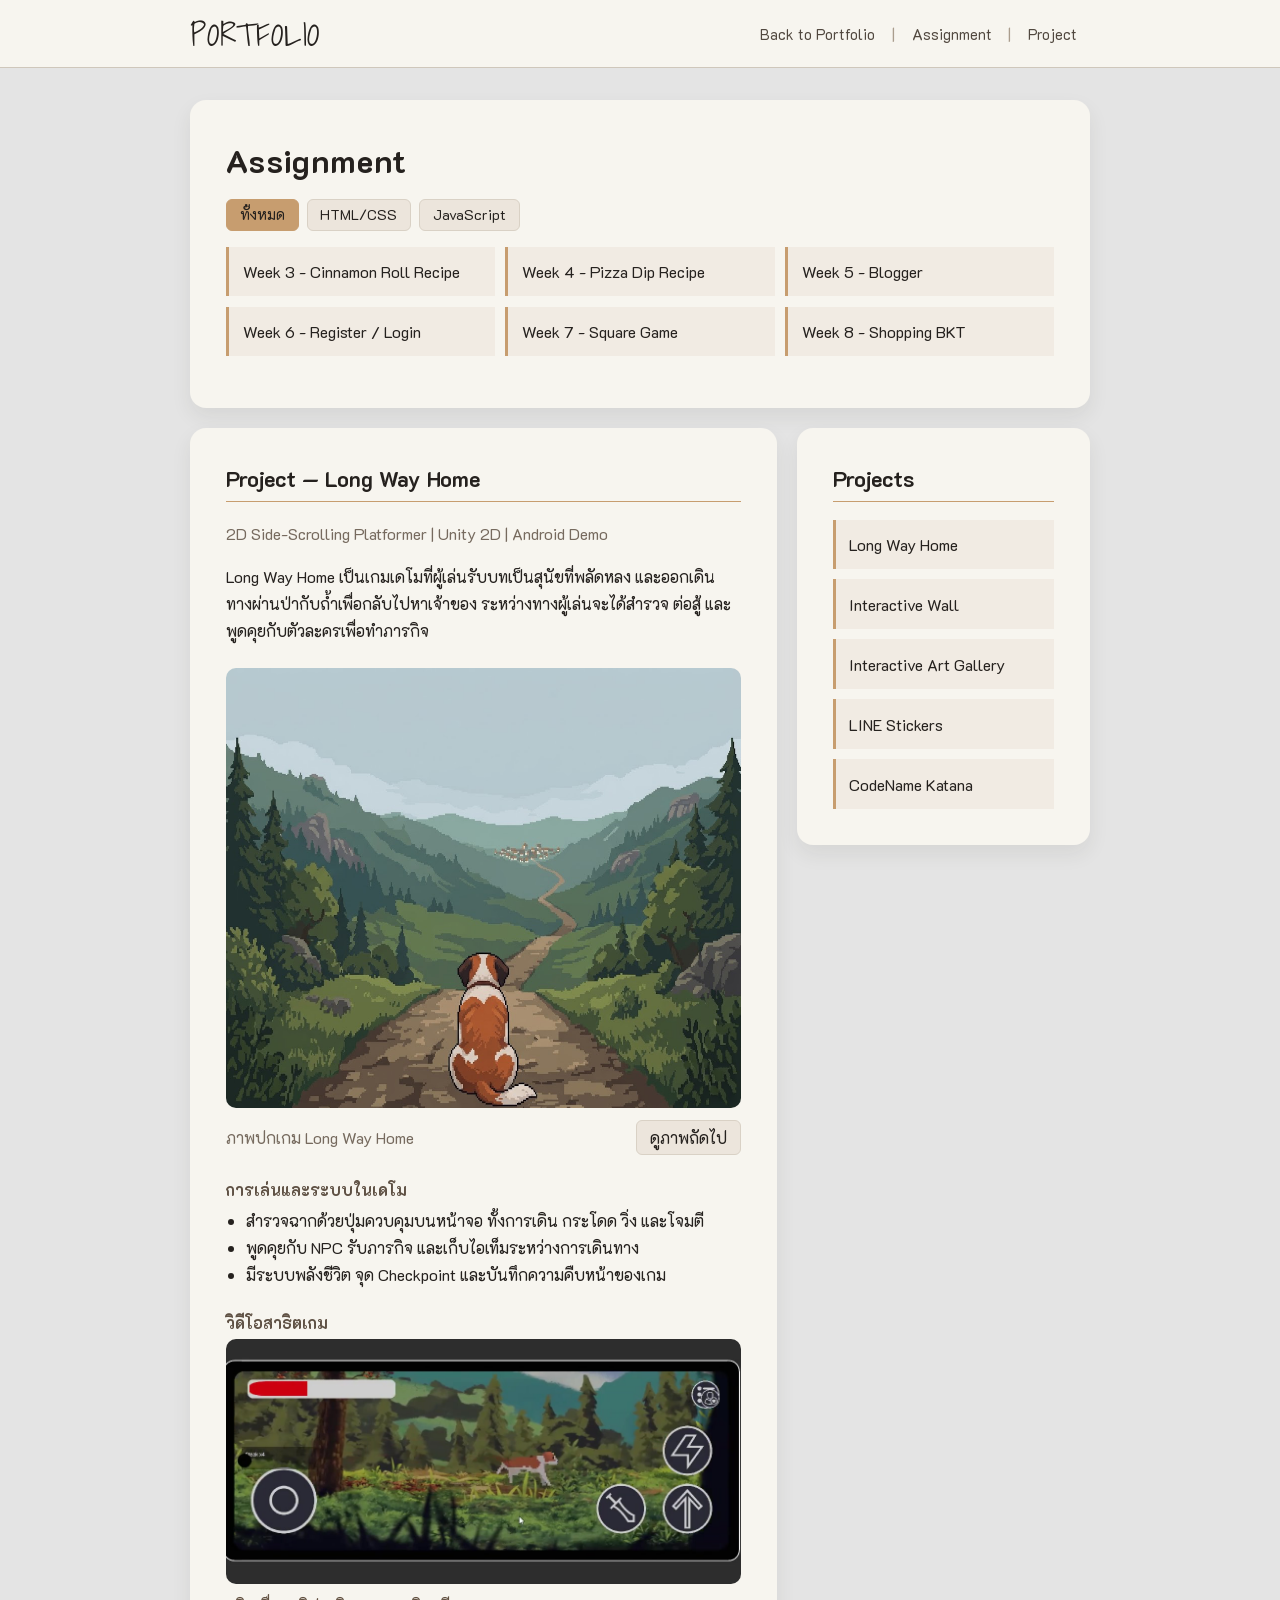
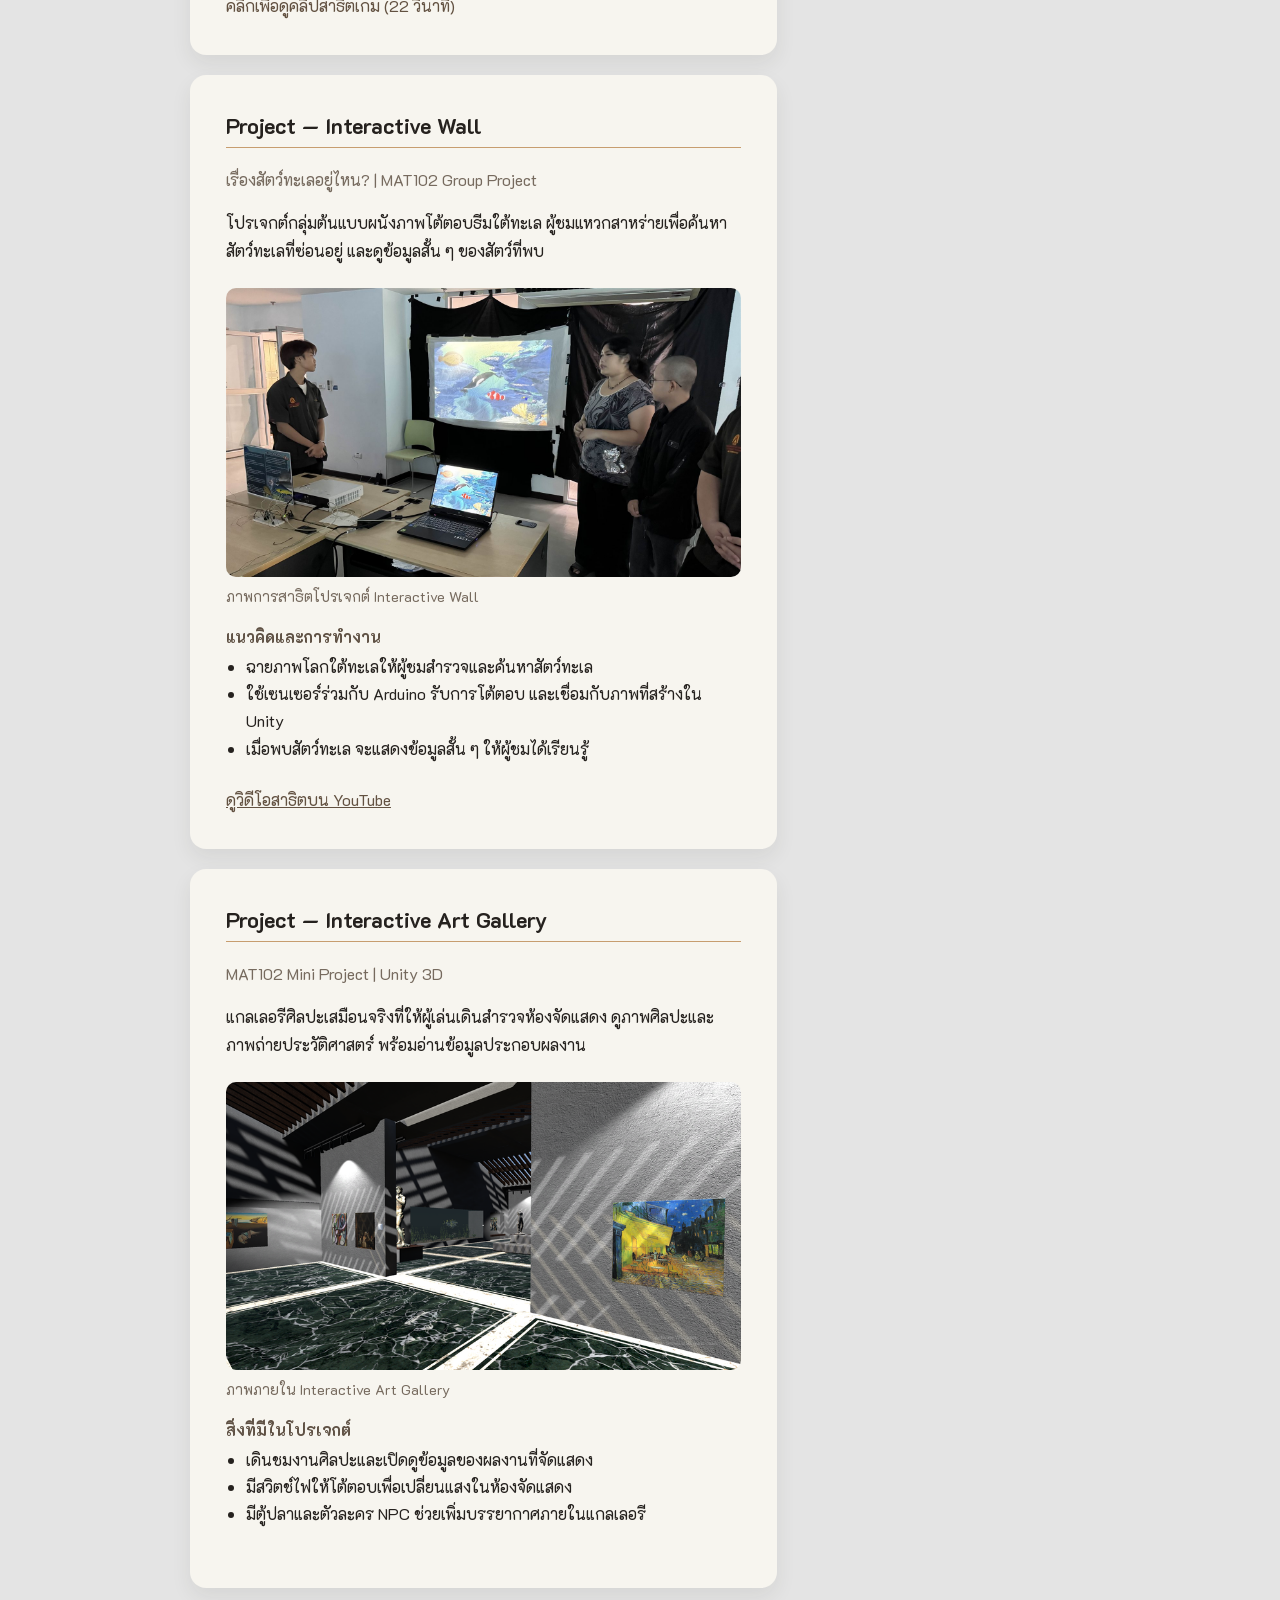
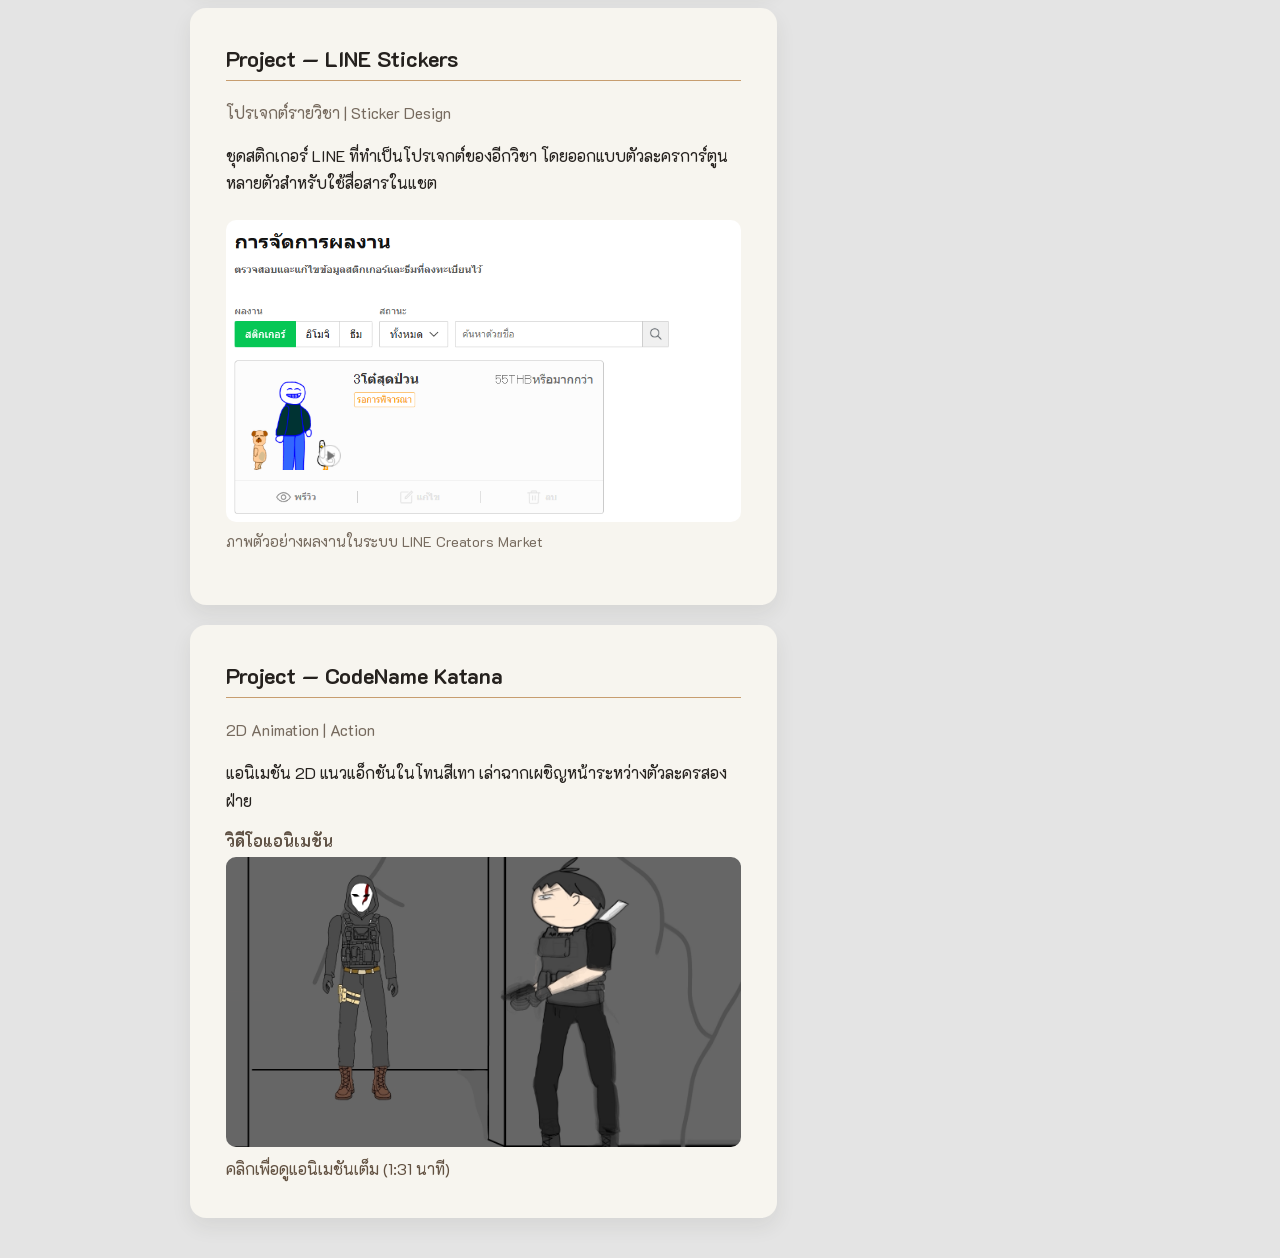
<file: project.html>
<!DOCTYPE html>
<html lang="th">
<head>
    <meta charset="UTF-8">
    <meta name="viewport" content="width=device-width, initial-scale=1.0">
    <title>ผลงาน | รัชธนัท รติศักดิ์สนทร</title>
    <link rel="preconnect" href="https://fonts.googleapis.com">
    <link rel="preconnect" href="https://fonts.gstatic.com" crossorigin>
    <link href="https://fonts.googleapis.com/css2?family=K2D:ital,wght@0,100;0,200;0,300;0,400;0,500;0,600;0,700;0,800;1,100;1,200;1,300;1,400;1,500;1,600;1,700;1,800&family=Shadows+Into+Light&display=swap" rel="stylesheet">
    <link rel="stylesheet" href="style.css">
</head>
<body>
    <div class="site-header">
        <div class="header-content">
            <a class="site-name" href="index.html">PORTFOLIO</a>
            <div class="site-nav project-nav">
                <a href="index.html">Back to Portfolio</a>
                <span class="nav-divider">|</span>
                <a href="#assignment">Assignment</a>
                <span class="nav-divider">|</span>
                <a href="#project">Project</a>
            </div>
        </div>
    </div>

    <div class="page-content project-page">
        <div class="content-section assignment-section" id="assignment">
            <h1>Assignment</h1>
            <div class="assignment-filters">
                <button id="filter-all" class="active-filter" type="button">ทั้งหมด</button>
                <button id="filter-html-css" type="button">HTML/CSS</button>
                <button id="filter-javascript" type="button">JavaScript</button>
            </div>
            <ul class="assignment-list">
                <li class="html-css"><a href="assignments/week3/index.html">Week 3 - Cinnamon Roll Recipe</a></li>
                <li class="html-css"><a href="assignments/week4/index.html">Week 4 - Pizza Dip Recipe</a></li>
                <li class="javascript"><a href="assignments/week5/index.html">Week 5 - Blogger</a></li>
                <li class="javascript"><a href="assignments/week6/register.html">Week 6 - Register / Login</a></li>
                <li class="javascript"><a href="assignments/week7/index.html">Week 7 - Square Game</a></li>
                <li class="javascript"><a href="assignments/week8/index.html">Week 8 - Shopping BKT</a></li>
            </ul>
        </div>

        <div class="project-layout" id="project">
            <div class="content-section project-navigation">
                <h2>Projects</h2>
                <a href="#long-way-home">Long Way Home</a>
                <a href="#interactive-wall">Interactive Wall</a>
                <a href="#interactive-art-gallery">Interactive Art Gallery</a>
                <a href="#line-stickers">LINE Stickers</a>
                <a href="#code-name-katana">CodeName Katana</a>
            </div>

            <div class="project-list">
                <div class="content-section project-section" id="long-way-home">
                    <h2>Project — Long Way Home</h2>
                    <p class="game-type">2D Side-Scrolling Platformer | Unity 2D | Android Demo</p>
                    <p>Long Way Home เป็นเกมเดโมที่ผู้เล่นรับบทเป็นสุนัขที่พลัดหลง และออกเดินทางผ่านป่ากับถ้ำเพื่อกลับไปหาเจ้าของ ระหว่างทางผู้เล่นจะได้สำรวจ ต่อสู้ และพูดคุยกับตัวละครเพื่อทำภารกิจ</p>

                    <div class="game-gallery">
                        <img id="game-image" src="My%20pic/long-way-home-cover.png" alt="ภาพเกม Long Way Home">
                        <div class="game-gallery-controls">
                            <p id="game-image-caption">ภาพปกเกม Long Way Home</p>
                            <button id="change-image" type="button">ดูภาพถัดไป</button>
                        </div>
                    </div>

                    <h3>การเล่นและระบบในเดโม</h3>
                    <ul class="game-features">
                        <li>สำรวจฉากด้วยปุ่มควบคุมบนหน้าจอ ทั้งการเดิน กระโดด วิ่ง และโจมตี</li>
                        <li>พูดคุยกับ NPC รับภารกิจ และเก็บไอเท็มระหว่างการเดินทาง</li>
                        <li>มีระบบพลังชีวิต จุด Checkpoint และบันทึกความคืบหน้าของเกม</li>
                    </ul>

                    <div class="game-video" id="game-demo">
                        <h3>วิดีโอสาธิตเกม</h3>
                        <a class="game-video-link" href="My%20pic/long-way-home-demo.mp4">
                            <img src="My%20pic/long-way-home-demo-poster.jpg" alt="ภาพตัวอย่างการเล่นเกม Long Way Home">
                            <span>คลิกเพื่อดูคลิปสาธิตเกม (22 วินาที)</span>
                        </a>
                    </div>
                </div>

                <div class="content-section project-section" id="interactive-wall">
                    <h2>Project — Interactive Wall</h2>
                    <p class="game-type">เรื่องสัตว์ทะเลอยู่ไหน? | MAT102 Group Project</p>
                    <p>โปรเจกต์กลุ่มต้นแบบผนังภาพโต้ตอบธีมใต้ทะเล ผู้ชมแหวกสาหร่ายเพื่อค้นหาสัตว์ทะเลที่ซ่อนอยู่ และดูข้อมูลสั้น ๆ ของสัตว์ที่พบ</p>

                    <img class="project-image" src="My%20pic/interactive-wall-demo.jpg" alt="ทีมกำลังสาธิต Interactive Wall ใต้ทะเลด้วยภาพฉายและอุปกรณ์โต้ตอบ">
                    <p class="project-caption">ภาพการสาธิตโปรเจกต์ Interactive Wall</p>

                    <h3>แนวคิดและการทำงาน</h3>
                    <ul class="game-features">
                        <li>ฉายภาพโลกใต้ทะเลให้ผู้ชมสำรวจและค้นหาสัตว์ทะเล</li>
                        <li>ใช้เซนเซอร์ร่วมกับ Arduino รับการโต้ตอบ และเชื่อมกับภาพที่สร้างใน Unity</li>
                        <li>เมื่อพบสัตว์ทะเล จะแสดงข้อมูลสั้น ๆ ให้ผู้ชมได้เรียนรู้</li>
                    </ul>

                    <div class="project-links">
                        <a href="https://www.youtube.com/watch?v=NNu0K26TnE0">ดูวิดีโอสาธิตบน YouTube</a>
                    </div>
                </div>

                <div class="content-section project-section" id="interactive-art-gallery">
                    <h2>Project — Interactive Art Gallery</h2>
                    <p class="game-type">MAT102 Mini Project | Unity 3D</p>
                    <p>แกลเลอรีศิลปะเสมือนจริงที่ให้ผู้เล่นเดินสำรวจห้องจัดแสดง ดูภาพศิลปะและภาพถ่ายประวัติศาสตร์ พร้อมอ่านข้อมูลประกอบผลงาน</p>

                    <img class="project-image" src="My%20pic/interactive-art-gallery.png" alt="ภายในแกลเลอรีเสมือนจริงที่จัดแสดงภาพศิลปะและประติมากรรม">
                    <p class="project-caption">ภาพภายใน Interactive Art Gallery</p>

                    <h3>สิ่งที่มีในโปรเจกต์</h3>
                    <ul class="game-features">
                        <li>เดินชมงานศิลปะและเปิดดูข้อมูลของผลงานที่จัดแสดง</li>
                        <li>มีสวิตช์ไฟให้โต้ตอบเพื่อเปลี่ยนแสงในห้องจัดแสดง</li>
                        <li>มีตู้ปลาและตัวละคร NPC ช่วยเพิ่มบรรยากาศภายในแกลเลอรี</li>
                    </ul>
                </div>

                <div class="content-section project-section" id="line-stickers">
                    <h2>Project — LINE Stickers</h2>
                    <p class="game-type">โปรเจกต์รายวิชา | Sticker Design</p>
                    <p>ชุดสติกเกอร์ LINE ที่ทำเป็นโปรเจกต์ของอีกวิชา โดยออกแบบตัวละครการ์ตูนหลายตัวสำหรับใช้สื่อสารในแชต</p>

                    <img class="project-image" src="My%20pic/line-stickers.png" alt="ภาพตัวอย่างชุดสติกเกอร์ LINE ที่มีตัวละครการ์ตูน">
                    <p class="project-caption">ภาพตัวอย่างผลงานในระบบ LINE Creators Market</p>
                </div>

                <div class="content-section project-section" id="code-name-katana">
                    <h2>Project — CodeName Katana</h2>
                    <p class="game-type">2D Animation | Action</p>
                    <p>แอนิเมชัน 2D แนวแอ็กชันในโทนสีเทา เล่าฉากเผชิญหน้าระหว่างตัวละครสองฝ่าย</p>

                    <div class="game-video">
                        <h3>วิดีโอแอนิเมชัน</h3>
                        <a class="game-video-link" href="My%20pic/code-name-katana.mp4">
                            <img src="My%20pic/code-name-katana-cover.png" alt="ภาพจากแอนิเมชัน CodeName Katana">
                            <span>คลิกเพื่อดูแอนิเมชันเต็ม (1:31 นาที)</span>
                        </a>
                    </div>
                </div>
            </div>
        </div>
    </div>

    <script src="project.js"></script>
</body>
</html>
</file>
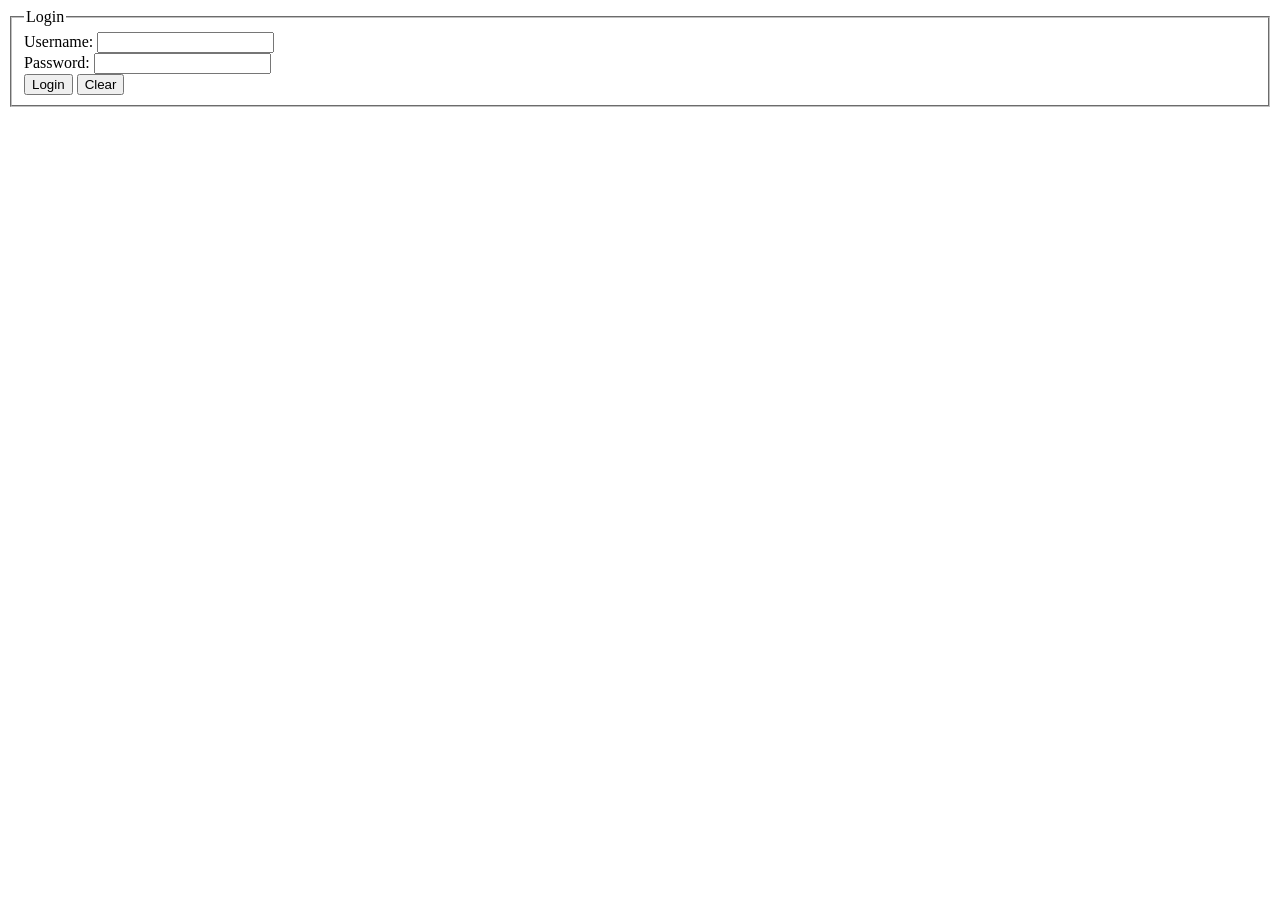
<file: assignments/week6/login.html>
<!DOCTYPE html>
<html>
	<head>
		<meta charset="UTF-8">
		<title>Login</title>
		<script type="text/javascript" src="login.js"></script>
	</head>
	<body>
		<form name="myLogin" id = "myLogin">
			<fieldset>
				<legend>Login</legend>
				Username:
				<input type="text" name="username" id="username" required>
				<br>
				Password:
				<input type="password" name="password" required>
				<br>
				<input type="submit" value="Login" id="loginBtn">
				<input type="reset" value="Clear" id="clearBtn">

			</fieldset>


		</form>

	</body>
</html>
</file>
<file: style.css>
* {
    box-sizing: border-box;
}

body {
    background-color: #e4e4e4;
    color: #25211e;
    font-family: "K2D", Tahoma, Arial, sans-serif;
    font-size: 1rem;
    line-height: 1.7;
    margin: 0;
}

.site-header {
    background-color: #f7f5ef;
    border-bottom: 1px solid #cfc7bb;
}

.header-content,
.page-content {
    margin: 0 auto;
    max-width: 900px;
    width: 92%;
}

.header-content {
    align-items: flex-start;
    display: flex;
    flex-direction: column;
    justify-content: space-between;
    padding: 1.1rem 0;
}

.site-name {
    color: #25211e;
    display: inline-block;
    font-family: "Shadows Into Light", cursive;
    font-size: 2rem;
    font-weight: normal;
    letter-spacing: 0.05rem;
    line-height: 1;
    text-decoration: none;
}

.site-nav {
    margin-top: 0.65rem;
    text-align: left;
}

.site-nav a {
    color: #51483f;
    display: inline-block;
    font-size: 0.92rem;
    margin-right: 0.8rem;
    text-decoration: none;
    transition: color 0.2s ease;
}

.nav-divider {
    color: #aa9d8d;
    margin-right: 0.8rem;
}

.site-nav a:hover,
.site-nav a:focus,
.email-link a:hover,
.email-link a:focus {
    color: #a87444;
    text-decoration: underline;
}

.page-content {
    padding: 2rem 0 2.5rem;
}

.portfolio-layout {
    display: grid;
    gap: 1.25rem;
    grid-template-columns: 1fr;
}

.project-preview-sidebar {
    background-color: #f7f5ef;
    border-radius: 16px;
    box-shadow: 0 9px 20px rgba(51, 45, 39, 0.08);
    margin-bottom: 1.25rem;
    padding: 1.5rem;
}

.project-preview-card {
    color: #25211e;
    display: block;
    text-decoration: none;
}

.preview-image {
    border-radius: 10px;
    display: block;
    max-height: 320px;
    object-fit: cover;
    width: 100%;
}

.preview-label {
    display: block;
    font-weight: 600;
    margin-top: 0.75rem;
}

.preview-subtitle {
    color: #766a5e;
    display: block;
    font-size: 0.9rem;
}

.project-preview-card:hover .preview-label,
.project-preview-card:focus .preview-label {
    color: #a87444;
}

.preview-divider {
    border-top: 1px solid #d9d1c5;
    margin-top: 1.25rem;
    padding-top: 1.25rem;
}

.intro,
.content-section {
    background-color: #f7f5ef;
    border-radius: 16px;
    box-shadow: 0 9px 20px rgba(51, 45, 39, 0.08);
    margin-bottom: 1.25rem;
    padding: 1.5rem;
}

.intro {
    text-align: center;
}

.profile-photo {
    display: block;
    height: 270px;
    margin: 0 auto 1.5rem;
    object-fit: cover;
    width: 220px;
}

.greeting,
.nickname {
    color: #766a5e;
    margin: 0;
}

h1,
h2,
h3 {
    color: #25211e;
    line-height: 1.35;
}

h1 {
    font-size: 1.8rem;
    letter-spacing: 0.02rem;
    margin: 0.2rem 0;
}

h2 {
    border-bottom: 1px solid #c79d6f;
    font-size: 1.35rem;
    margin-top: 0;
    padding-bottom: 0.45rem;
}

h3 {
    color: #5f5144;
    font-size: 1rem;
    margin-bottom: 0.35rem;
}

.main-link {
    background-color: #c79d6f;
    color: #25211e;
    display: inline-block;
    padding: 0.55rem 1.05rem;
    text-decoration: none;
    transition: background-color 0.2s ease;
}

.main-link:hover,
.main-link:focus {
    background-color: #b8895d;
}

table {
    border-collapse: collapse;
    width: 100%;
}

th,
td {
    border-bottom: 1px solid #d9d1c5;
    padding: 0.7rem;
    text-align: left;
}

th {
    background-color: #ece5dc;
    color: #3e362e;
    font-weight: 600;
}

.two-columns {
    display: grid;
    gap: 1rem;
    grid-template-columns: 1fr;
}

ul {
    margin-top: 0;
    padding-left: 1.25rem;
}

.email-link a {
    color: #625141;
    font-weight: bold;
}

.social-links {
    align-items: center;
    display: flex;
    gap: 0.75rem;
}

.social-links a {
    display: inline-block;
    height: 38px;
}

.social-links img {
    height: 38px;
    object-fit: cover;
    transition: transform 0.2s ease;
    width: 38px;
}

.social-links a:hover img,
.social-links a:focus img {
    transform: scale(1.06);
}

.project-link-area {
    display: flex;
    flex-wrap: wrap;
    gap: 0.75rem;
    justify-content: center;
    margin: 1.5rem 0 0;
    text-align: center;
}

.reference-image {
    border-radius: 8px;
    display: block;
    height: auto;
    margin: 1rem auto 0;
    max-width: 640px;
    width: 100%;
}

#ref a {
    color: #625141;
}

#ref a:hover,
#ref a:focus {
    color: #a87444;
}

.assignment-filters {
    display: flex;
    flex-wrap: wrap;
    gap: 0.5rem;
    margin: 1rem 0;
}

.assignment-filters button {
    background-color: #ece5dc;
    border: 1px solid #d9d1c5;
    border-radius: 6px;
    color: #25211e;
    cursor: pointer;
    font-family: inherit;
    font-size: 0.9rem;
    padding: 0.35rem 0.8rem;
}

.assignment-filters button:hover,
.assignment-filters button:focus {
    background-color: #e2d8ca;
}

.assignment-filters .active-filter {
    background-color: #c79d6f;
    border-color: #c79d6f;
}

.assignment-hidden {
    display: none;
}

.assignment-list {
    display: grid;
    gap: 0.65rem;
    grid-template-columns: 1fr;
    list-style: none;
    padding-left: 0;
}

.assignment-list li {
    background-color: #f1ebe3;
    border-left: 3px solid #c79d6f;
}

.assignment-list a {
    color: #25211e;
    display: block;
    padding: 0.7rem 0.85rem;
    text-decoration: none;
}

.assignment-list a:hover,
.assignment-list a:focus {
    background-color: #e2d8ca;
    text-decoration: underline;
}

.project-layout,
.project-list {
    display: grid;
    gap: 1.25rem;
    grid-template-columns: 1fr;
}

.project-layout .content-section {
    margin-bottom: 0;
}

.project-navigation {
    align-self: start;
}

.project-navigation a {
    background-color: #f1ebe3;
    border-left: 3px solid #c79d6f;
    color: #25211e;
    display: block;
    margin-top: 0.65rem;
    padding: 0.7rem 0.85rem;
    text-decoration: none;
}

.project-navigation a:hover,
.project-navigation a:focus {
    background-color: #e2d8ca;
    text-decoration: underline;
}

.project-image {
    border-radius: 10px;
    display: block;
    margin-top: 1.5rem;
    width: 100%;
}

.project-caption {
    color: #766a5e;
    font-size: 0.9rem;
    margin-top: 0.5rem;
}

.project-links a {
    color: #625141;
    display: block;
    margin-top: 0.5rem;
}

.project-links a:hover,
.project-links a:focus {
    color: #a87444;
}

.game-type {
    color: #766a5e;
    margin-top: 0;
}

.game-gallery {
    margin: 1.5rem 0;
}

.game-gallery img,
.game-video-link img {
    border-radius: 10px;
    display: block;
    width: 100%;
}

.game-gallery-controls {
    align-items: center;
    display: flex;
    flex-wrap: wrap;
    gap: 0.5rem 1rem;
    justify-content: space-between;
    margin-top: 0.75rem;
}

.game-gallery-controls p {
    color: #766a5e;
    margin: 0;
}

.game-gallery-controls button {
    background-color: #ece5dc;
    border: 1px solid #d9d1c5;
    border-radius: 6px;
    color: #25211e;
    cursor: pointer;
    font-family: inherit;
    font-size: 1rem;
    padding: 0.4rem 0.8rem;
}

.game-gallery-controls button:hover,
.game-gallery-controls button:focus {
    background-color: #e2d8ca;
}

.game-features {
    margin-bottom: 1.5rem;
}

.game-video-link {
    color: #625141;
    display: block;
    text-decoration: none;
}

.game-video-link span {
    display: block;
    margin-top: 0.5rem;
}

.game-video-link:hover,
.game-video-link:focus {
    text-decoration: underline;
}

@media (min-width: 601px) {
    .header-content,
    .page-content {
        width: 90%;
    }

    .header-content {
        align-items: center;
        flex-direction: row;
    }

    .site-nav {
        margin-top: 0;
        text-align: right;
    }

    .intro,
    .content-section {
        padding: 2.25rem;
    }

    .intro {
        align-items: center;
        display: grid;
        gap: 2rem;
        grid-template-columns: 220px 1fr;
        text-align: left;
    }

    .profile-photo {
        margin: 0;
    }

    h1 {
        font-size: 2rem;
    }

    .two-columns {
        grid-template-columns: 1fr 1fr;
    }

    .assignment-list {
        grid-template-columns: repeat(3, 1fr);
    }
}

@media (min-width: 901px) {
    .portfolio-layout {
        align-items: start;
        grid-template-columns: 2fr 1fr;
    }

    .project-layout {
        grid-template-columns: 2fr 1fr;
    }

    .project-list {
        grid-column: 1;
        grid-row: 1;
    }

    .project-navigation {
        grid-column: 2;
        grid-row: 1;
    }

    .intro h1 {
        font-size: 1.75rem;
    }
}
</file>
<file: assignments/week3/main.css>
/*
   This is a comment.
   It can span many lines in a CSS file.
*/

/* ==========================================================================
   IMPORTS & GENERAL STYLES
   ========================================================================== */
@import url('https://fonts.googleapis.com/css2?family=Poppins:wght@300;400;500;600;700&family=Outfit:wght@300;400;500;600;700&display=swap');

body {
    background: linear-gradient(135deg, #dceb0e 0%, #ff6464 100%);
    font-family: 'Outfit', 'Poppins', sans-serif;
    color: #2d3748;
    margin: 0;
    padding: 40px 20px;
    display: flex;
    flex-direction: column;
    align-items: center;
    min-height: 100vh;
    /* พื้นหลังมีลวดลาย/สีสด */
    /* background: radial-gradient(circle at 20% 20%, #ff9a9e 0%, #fad0c4 99%),
                radial-gradient(circle at 80% 80%, #a1c4fd 0%, #c2e9fb 100%); */
}

/* ==========================================================================
   LINK PSEUDO-CLASSES (Slide/Topics Link Styling)
   ========================================================================== */
/* unvisited link */
a:link {
    color: #3182ce;
    text-decoration: none;
    font-weight: 500;
}

/* visited link */
a:visited {
    color: #805ad5;
}

/* mouse over link */
a:hover {
    color: #e53e3e;
    text-decoration: underline;
}

/* active link */
a:active {
    color: #dd6b20;
}

/* ==========================================================================
   CSS WIDTH AND HEIGHT (h1, h2, span, img)
   ========================================================================== */
h1 {
    font-family: "Playwrite BR Guides", cursive;
    background: linear-gradient(135deg, #dceb0e 0%, #ff6464 100%);
    color: #0f0f0f;
    font-size: 32px;
    font-weight: 400;
    text-align: center;
    border-radius: 16px;
    max-width: 600px;
    box-shadow: 0 4px 6px rgba(0, 0, 0, 0.05);
    letter-spacing: 0.5px;
}

h2 {
    font-family: 'Poppins', sans-serif;
    color: #2c5282;
    background-color: #ebf8ff;
    font-size: 22px;
    font-weight: 600;
    border-radius: 12px;
    max-width: 600px;
    border-bottom: 3px solid #3182ce;
}

h3 {
    font-family: 'Poppins', sans-serif;
    font-size: 17px;
    color: #2d3748;
    margin: 0 0 10px 0;
}

span {
    background-color: #ffffff;
    font-size: 16px;
    color: #4a5568;
    border-radius: 8px;
    display: inline-block;
    box-shadow: 0 2px 4px rgba(0, 0, 0, 0.02);
}

img {
    width: 50%;
    height: auto;
    max-width: 100%;
}

.logo-img {
    width: 40%;
    max-width: 320px;
}

/* ==========================================================================
   MARGIN AND PADDING
   ========================================================================== */
h1 {
    margin: 20px auto;
    padding: 15px 30px;
}

h2 {
    margin: 40px auto 20px auto;
    padding: 10px 20px;
}

span {
    margin: 10px 0;
    padding: 8px 16px;
}

/* ==========================================================================
   BORDER & BORDER-RADIUS
   ========================================================================== */
#cinnamon_pic {
    width: 50%;
    max-width: 00px;
    min-width: 140px;
    border: 5px dotted #3182ce;
    border-radius: 40%;
    background-color: #ffffff;
    vertical-align: middle;
}

/* ==========================================================================
   VERTICAL ALIGNMENT: MIDDLE COMPARISON (Text & Image)
   ========================================================================== */
.valign-demo-container {
    text-align: left;
    max-width: 700px;
    margin: 20px auto;
}

.valign-card {
    background-color: #ffffff;
    border-radius: 14px;
    padding: 18px 24px;
    margin: 20px 0;
    box-shadow: 0 4px 12px rgba(0, 0, 0, 0.05);
    border: 2px solid #e2e8f0;
}

.valign-card-default {
    border-left: 6px solid #e53e3e;
}

.valign-card-middle {
    border-left: 6px solid #38a169;
}

.valign-badge {
    display: inline-block;
    padding: 4px 12px;
    border-radius: 6px;
    font-size: 13px;
    font-weight: 600;
    margin-bottom: 12px;
}

.badge-default {
    background-color: #fed7d7;
    color: #9b2c2c;
}

.badge-middle {
    background-color: #f8faf9;
    color: #434746;
}

.valign-sample-text {
    font-size: 18px;
    font-weight: 500;
    color: #2d3748;
    background-color: #edf2f7;
    padding: 12px 18px;
    border-radius: 10px;
    line-height: 1.6;
}

.valign-demo-img {
    width: 100px;
    height: 100px;
    max-width: 100px;
    background-color: #ffffff;
    border-radius: 12px;
    border: 2px solid #cbd5e0;
    padding: 4px;
    margin-right: 12px;
}

/* 1. Default alignment (No vertical-align: middle / baseline) */
.img-default {
    vertical-align: baseline;
}

/* 2. With vertical-align: middle */
.img-middle {
    vertical-align: middle;
}

.valign-explanation {
    font-size: 14px;
    color: #718096;
    margin-top: 8px;
}

/* ==========================================================================
   BLOCK CENTERING (ul)
   ========================================================================== */
ul {
    font-family: Garamond, "Times New Roman", serif;
    font-size: 20pt;
    font-weight: bold;
    font-style: italic;
    background-color: #fffaf0;
    border-left: 5px solid #dd6b20;
    border-radius: 8px;
    box-shadow: 0 4px 10px rgba(0, 0, 0, 0.03);
    text-align: left;

    /* Centering the block */
    margin: 30px auto;
    width: 260px;
    padding: 20px 40px;
}

ul li {
    margin-bottom: 10px;
    color: #5a3e2b;
}

/* ==========================================================================
   POSITION PROPERTY (.parent, .div_display, #one)
   ========================================================================== */
.parent {
    text-align: left;
    max-width: 900px;
    margin: 0 auto;
    background-color: rgba(255, 255, 255, 0.6);
    border-radius: 16px;
    padding: 20px;
    box-shadow: inset 0 2px 4px rgba(0, 0, 0, 0.05);
}

.div_display {
    border: 2px solid #319795;
    background-color: #ffffff;
    width: 180px;
    display: inline-block;
    border-radius: 12px;
    text-align: center;
    box-shadow: 0 4px 6px rgba(0, 0, 0, 0.04);
}

.div_display img {
    width: 80%;
    margin: 10px 0;
}

#one {
    /* position: fixed; */
    /* top: 50px; */
    /* left: 25px; */
    border-color: #d69e2e;
    background-color: #fefcbf;
}

/* ==========================================================================
   FLEXIBLE BOX
   ========================================================================== */
.flex_container {
    display: flex;
    flex-wrap: wrap;
    width: 100%;
    max-width: 900px;
    margin: 0 auto;
    background-color: #fefcbf;
    border-radius: 16px;
    justify-content: center;
    padding: 20px 10px;
    box-shadow: 0 4px 15px rgba(0, 0, 0, 0.05);
}

.flex_container > div {
    background-color: #ffffff;
    border: 2px solid #319795;
    border-radius: 12px;
    width: 160px;
    margin: 10px;
    text-align: center;
    box-shadow: 0 4px 6px rgba(0, 0, 0, 0.04);
}

.flex_container > div img {
    width: 80%;
    margin: 10px 0;
}

/* ==========================================================================
   TABLE STYLING
   ========================================================================== */
.table_Border {
    border-collapse: collapse;
    width: 90%;
    max-width: 600px;
    margin: 30px auto;
    background-color: #ffffff;
    box-shadow: 0 8px 20px rgba(0, 0, 0, 0.06);
    border-radius: 12px;
    overflow: hidden;
    border: 1px solid #e2e8f0;
}

.table_Border th, .table_Border td {
    padding: 14px 24px;
    text-align: center;
}

.table_Border th {
    background-color: #2b6cb0;
    color: #ffffff;
    font-weight: 600;
    text-decoration: underline;
    font-size: 16px;
    letter-spacing: 0.5px;
}

.table_Border td {
    border-bottom: 1px solid #edf2f7;
    color: #4a5568;
    font-size: 15px;
}

.table_Border tr:last-child td {
    border-bottom: none;
}

.table_Border tr:nth-child(even) td {
    background-color: #f7fafc;
}

/* ==========================================================================
   ALIGNMENT & UTILITIES
   ========================================================================== */
.left_page {
    text-align: left;
    max-width: 600px;
    margin: 0 auto;
}

div {
    text-align: center;
}

div a {
    font-size: 22px;
    font-weight: bold;
    color: #2b6cb0;
    background-color: #ebf8ff;
    padding: 8px 20px;
    border-radius: 20px;
    display: inline-block;
    box-shadow: 0 2px 4px rgba(0, 0, 0, 0.05);
}

hr {
    height: 10px;
    color: #a3bffa;
    background-color: #a3bffa;
    border: none;
    border-radius: 5px;
    max-width: 600px;
    margin: 40px auto;
}

.references-card {
    text-align: center;
}

/* ==========================================================================
   UI MICRO-INTERACTIONS & VISUAL EFFECTS
   ========================================================================== */

/* 1. Global Transition for smooth animation state changes */
a, button, img, div, .div_display, .flex_container > div, .table_Border tr, .valign-card {
    transition: all 0.3s cubic-bezier(0.25, 0.8, 0.25, 1);
}

/* 2. Hover scaling and rotation effects on Pokemon Images */
.div_display img:hover, .flex_container > div img:hover, #pokemon_pic:hover, .valign-demo-img:hover {
    transform: scale(1.15) rotate(4deg);
    filter: drop-shadow(0 8px 16px rgba(49, 130, 206, 0.35));
}

/* 3. Pokedex Card Containers Hover state (Glow, elevation) */
.div_display:hover, .flex_container > div:hover, .valign-card:hover {
    transform: translateY(-4px);
    box-shadow: 0 8px 18px rgba(49, 130, 206, 0.12);
    border-color: #3182ce;
}

/* 4. Table Row Hover Highlight Effect */
.table_Border tr:hover td {
    background-color: #ebf8ff;
    color: #2b6cb0;
}

/* 5. Custom Button/Link interactions (Tactile active state) */
div a:hover {
    background-color: #2b6cb0;
    /* color: #ffffff;
    text-decoration: none; */
    box-shadow: 0 6px 12px rgba(43, 108, 176, 0.3);
    transform: translateY(-2px);
    color: #e53e3e;
    text-decoration: underline;
}

div a:active {
    transform: translateY(1px) scale(0.97);
    box-shadow: 0 2px 4px rgba(43, 108, 176, 0.2);
    color: #dd6b20;
}


header img, .logo-img {
    animation: logoPulse 4s infinite ease-in-out;
}

/* 6. Card Layout Design Container */
.card-layout {
    background: rgba(255, 255, 255, 0.85);
    backdrop-filter: blur(10px);
    -webkit-backdrop-filter: blur(10px);
    border-radius: 24px;
    padding: 30px;
    box-shadow: 0 10px 30px rgba(0, 0, 0, 0.05);
    border: 1px solid rgba(255, 255, 255, 0.5);
    max-width: 800px;
    margin: 20px auto;
    width: 90%;
}

.card-layout-position {
    background: rgba(255, 255, 255, 0.85);
    /* backdrop-filter: blur(10px);
    -webkit-backdrop-filter: blur(10px); */
    border-radius: 24px;
    padding: 30px;
    box-shadow: 0 10px 30px rgba(0, 0, 0, 0.05);
    border: 1px solid rgba(255, 255, 255, 0.5);
    max-width: 800px;
    margin: 20px auto;
    width: 90%;
}
</file>
<file: assignments/week4/modern.css>
/* ==========================================================================
   MODERN RESPONSIVE CSS & ADVANCED GRID GUIDE (Week 4 Modern Edition)
   ==========================================================================
   หัวข้อหลักในไฟล์นี้:
   1. Modern Grid Techniques (Fraction Unit 'fr', auto-fit, minmax(), grid-template-areas)
   2. Responsive Units & Modern Functions (rem, Fluid Typography clamp(), Responsive Images object-fit)
   3. Mobile-First Architecture (@media min-width Approach)
   ========================================================================== */

/* --------------------------------------------------------------------------
   0. GOOGLE FONTS & CSS VARIABLES (Design Tokens)
   -------------------------------------------------------------------------- */
@import url('https://fonts.googleapis.com/css2?family=Outfit:wght@300;400;500;600;700&family=Poppins:wght@400;600;700&display=swap');

:root {
    /* Color Palette */
    --primary: #2b6cb0;
    --primary-light: #ebf8ff;
    --primary-dark: #1a365d;
    --accent: #dd6b20;
    --accent-light: #fffaf0;
    --teal: #319795;
    --text-dark: #2d3748;
    --text-muted: #718096;
    --bg-surface: rgba(255, 255, 255, 0.88);
    --border-color: rgba(255, 255, 255, 0.7);
    --border-subtle: #e2e8f0;

    /* Modern Spacing (Using rem for scalability) */
    --space-xs: 0.5rem;   /* 8px */
    --space-sm: 0.75rem;  /* 12px */
    --space-md: 1.25rem;  /* 20px */
    --space-lg: 1.75rem;  /* 28px */
    --space-xl: 2.5rem;   /* 40px */

    /* Elevation Shadows */
    --shadow-sm: 0 2px 5px rgba(0, 0, 0, 0.03);
    --shadow-md: 0 8px 24px rgba(0, 0, 0, 0.06);
    --shadow-hover: 0 12px 30px rgba(43, 108, 176, 0.2);

    /* Animation Timing */
    --transition-smooth: all 0.3s cubic-bezier(0.25, 0.8, 0.25, 1);
}

/* Global Box Sizing */
*, *::before, *::after {
    box-sizing: border-box;
}

/* ==========================================================================
   2. RESPONSIVE UNITS & MODERN FUNCTIONS (rem, Fluid Typography clamp())
   ========================================================================== */

/*
   ทำไมต้องใช้ rem แทน px?
   - 1rem = ขนาดฟอนต์เริ่มต้นของ root (โดยทั่วไป 16px)
   - เมื่อผู้ใช้ปรับขนาดฟอนต์ใน Browser Settings (Accessibility), ค่า rem จะขยายตามทันที
*/
html {
    font-size: 100%; /* 16px default */
    scroll-behavior: smooth;
}

body {
    margin: 0;
    padding: var(--space-md) var(--space-sm);
    font-family: 'Outfit', 'Poppins', sans-serif;
    color: var(--text-dark);
    background: linear-gradient(135deg, #1e3c72 0%, #2a5298 50%, #3b82f6 100%);
    min-height: 100vh;
    line-height: 1.6;
}

/*
   Fluid Typography ด้วย clamp(min, preferred, max)
   - ไม่ต้องเขียน @media query สลับขนาดฟอนต์หลายรอบ
   - ฟอนต์จะย่อ-ขยายตามความกว้างหน้าจอ (vw) อัตโนมัติอย่างนุ่มนวล
*/
h1 {
    font-family: 'Poppins', sans-serif;
    font-size: clamp(1.4rem, 3.5vw, 2.2rem);
    font-weight: 700;
    color: var(--primary);
    background-color: var(--primary-light);
    border-radius: 1rem;
    padding: var(--space-sm) var(--space-md);
    margin: var(--space-sm) auto var(--space-md) auto;
    max-width: 38rem;
    text-align: center;
    box-shadow: var(--shadow-sm);
}

h1 span {
    font-size: clamp(0.9rem, 2vw, 1.25rem);
    color: var(--text-muted);
    font-weight: 400;
}

h2 {
    font-family: 'Poppins', sans-serif;
    font-size: clamp(1.1rem, 2.5vw, 1.45rem);
    color: var(--primary-dark);
    background-color: var(--primary-light);
    border-radius: 0.75rem;
    border-bottom: 3px solid var(--primary);
    padding: var(--space-xs) var(--space-md);
    margin: var(--space-lg) auto var(--space-sm) auto;
    max-width: 32rem;
    text-align: center;
}

/*
   Responsive Image Rules
   - max-width: 100% ป้องกันภาพล้นการ์ด
   - height: auto รักษาสัดส่วนภาพ (Aspect Ratio) ไม่ให้ภาพบี้แบน
   - object-fit: contain/cover สำหรับจัดการภาพที่มีขนาดตายตัว
*/
img {
    max-width: 100%;
    height: auto;
    display: inline-block;
}

.logo-img {
    width: clamp(200px, 40vw, 320px);
    height: auto;
    filter: drop-shadow(0 4px 10px rgba(0, 0, 0, 0.1));
}

#pokemon_pic {
    width: clamp(140px, 25vw, 200px);
    border: 5px dotted var(--primary);
    border-radius: 50%;
    background-color: #ffffff;
    padding: var(--space-xs);
    vertical-align: middle;
    box-shadow: 0 6px 16px rgba(49, 130, 206, 0.15);
    transition: var(--transition-smooth);
}

#pokemon_pic:hover {
    transform: scale(1.08) rotate(3deg);
    filter: drop-shadow(0 8px 20px rgba(43, 108, 176, 0.35));
}

/* Glassmorphism Surface Container */
.grid-card {
    background: var(--bg-surface);
    backdrop-filter: blur(12px);
    -webkit-backdrop-filter: blur(12px);
    border-radius: 1.25rem;
    padding: var(--space-md);
    box-shadow: var(--shadow-md);
    border: 1px solid var(--border-color);
    transition: var(--transition-smooth);
}

/* ==========================================================================
   1. MODERN GRID TECHNIQUES (Mobile-First Architecture)
   ==========================================================================
   3. แนวคิด "Mobile-First vs Desktop-First"
   - Mobile-First: เริ่มเขียนโค้ดจากหน้าจอมือถือ (1 Column) เป็นค่าเริ่มต้น
   - แล้วใช้ @media (min-width: ...) ขยายร่างเป็น 2 Columns และ 3 Columns
   - เป็นมาตรฐานของวงการ Web ยุคใหม่ (Tailwind, Bootstrap, Modern Frontend)
   ========================================================================== */

/* --------------------------------------------------------------------------
   STEP 1: MOBILE VIEW (Default: 0px - 767px) -> 1 Column Layout
   -------------------------------------------------------------------------- */
.grid-container {
    display: grid;
    gap: var(--space-md);
    max-width: 80rem; /* 1280px */
    margin: 0 auto;

    /*
       grid-template-areas: ช่วยให้มองเห็น Layout ในรูปแบบภาพวาด ASCII ชัดเจน
       ในมือถือ ทุกส่วนจะวางต่อกันเป็น 1 แถวยาวลงมา
    */
    grid-template-areas:
        "header"
        "menu"
        "main"
        "sidebar"
        "footer";
}

/* Map Grid Areas to Element IDs */
#header  { grid-area: header;  text-align: center; }
#menu    { grid-area: menu;    text-align: center; }
#main    { grid-area: main;    text-align: center; }
#right   { grid-area: sidebar; text-align: center; }
#footer  { grid-area: footer;  text-align: center; }

/* Menu in Mobile: Stacked / Flex wrap */
#menu {
    display: flex;
    flex-direction: column;
    gap: var(--space-xs);
}

/* --------------------------------------------------------------------------
   STEP 2: TABLET VIEW (min-width: 768px) -> 2 Columns Layout
   -------------------------------------------------------------------------- */
@media (min-width: 768px) {
    body {
        padding: var(--space-lg) var(--space-md);
    }

    .grid-container {
        gap: var(--space-md);
        /*
           การใช้ Fraction Unit (fr):
           - 1fr 280px : คอลัมน์ซ้ายยืดหยุ่นตามพื้นที่เหลือ (1fr), คอลัมน์ขวา 280px
        */
        grid-template-columns: 1fr 280px;
        grid-template-areas:
            "header  header"
            "menu    menu"
            "main    sidebar"
            "footer  footer";
    }

    #menu {
        flex-direction: row;
        justify-content: center;
        flex-wrap: wrap;
    }
}

/* --------------------------------------------------------------------------
   STEP 3: DESKTOP VIEW (min-width: 1024px) -> 3 Columns Layout (Modern fr)
   -------------------------------------------------------------------------- */
@media (min-width: 1024px) {
    body {
        padding: var(--space-xl) var(--space-lg);
    }

    .grid-container {
        gap: var(--space-lg);
        /*
           Fraction Unit (fr) - หัวใจของ Modern Grid:
           - 180px : Menu ด้านซ้าย
           - 1fr   : Main Content ยืดหยุ่นกินพื้นที่หลักตรงกลาง
           - 280px : Sidebar ด้านขวาสำหรับป้ายโฆษณา/เสริม
           - ข้อดี: คำนวณ gap และ padding อัตโนมัติ ไม่มีวันล้นจอเหมือนการใช้ %
        */
        grid-template-columns: 180px 1fr 280px;
        grid-template-areas:
            "header  header  header"
            "menu    main    sidebar"
            "footer  footer  footer";
    }

    #menu {
        flex-direction: column;
        justify-content: flex-start;
    }
}

/* ==========================================================================
   AUTOMATIC RESPONSIVE GRID (ไม่ง้อ Media Query ด้วย repeat, auto-fit, minmax)
   ========================================================================== */

/*
   Friends Grid Gallery
   - repeat(auto-fit, minmax(130px, 1fr)):
     * auto-fit : คำนวณจำนวนคอลัมน์ให้พอดีกับความกว้างหน้าจออัตโนมัติ
     * minmax(130px, 1fr) : การ์ดแต่ละใบกว้างอย่างน้อย 130px และยืดขยายได้สูงสุด 1fr
     * ผลลัพธ์: การ์ดจะตัดขึ้นบรรทัดใหม่และขยายเต็มพื้นที่อัตโนมัติทุกขนาดหน้าจอโดยไม่ต้องเขียน @media เลย!
*/
.flex_container {
    display: grid;
    grid-template-columns: repeat(auto-fit, minmax(130px, 1fr));
    gap: var(--space-md);
    margin: var(--space-md) auto;
    padding: var(--space-xs);
    width: 100%;
}

.friend-card {
    background-color: #ffffff;
    border: 2px solid var(--border-subtle);
    border-radius: 0.875rem;
    padding: var(--space-sm) var(--space-xs);
    text-align: center;
    box-shadow: var(--shadow-sm);
    transition: var(--transition-smooth);
    display: flex;
    flex-direction: column;
    align-items: center;
    justify-content: center;
}

.friend-card:hover {
    transform: translateY(-5px);
    border-color: var(--primary);
    box-shadow: var(--shadow-hover);
}

.friend-card img {
    width: 90px;
    height: 90px;
    object-fit: contain; /* ป้องกันภาพเสียสัดส่วน */
    transition: var(--transition-smooth);
}

.friend-card:hover img {
    transform: scale(1.12);
}

.pokemon-name {
    font-size: 0.95rem;
    font-weight: 600;
    color: var(--text-dark);
    margin-top: var(--space-xs);
}

/* ==========================================================================
   NAVIGATION MENU ITEMS (Interactive Micro-interactions)
   ========================================================================== */
.content-section {
    scroll-margin-top: 2rem;
}

.menu-item {
    background-color: #ffffff;
    color: var(--text-dark);
    padding: var(--space-sm) var(--space-md);
    border-radius: 0.75rem;
    font-size: 0.95rem;
    font-weight: 600;
    cursor: pointer;
    border: 1px solid var(--border-subtle);
    box-shadow: var(--shadow-sm);
    transition: var(--transition-smooth);
    text-align: center;
    text-decoration: none;
    display: block;
}

.menu-item:hover {
    background-color: var(--primary);
    color: #ffffff;
    text-decoration: none;
    transform: translateY(-2px);
    box-shadow: var(--shadow-hover);
    border-color: var(--primary);
}

.menu-item.active {
    background-color: var(--primary-light);
    color: var(--primary);
    border-color: var(--primary);
    border-left: 5px solid var(--primary);
}

/* ==========================================================================
   TABLES & STATS STYLING
   ========================================================================== */
.table_stat {
    margin: var(--space-md) auto;
    border-collapse: collapse;
    width: 15rem;
    background-color: #ffffff;
    border-radius: 0.625rem;
    overflow: hidden;
    box-shadow: var(--shadow-sm);
    border: 1px solid var(--border-subtle);
}

.table_stat th, .table_stat td {
    padding: var(--space-xs) var(--space-md);
    text-align: center;
}

.table_stat th {
    background-color: var(--teal);
    color: #ffffff;
    font-weight: 600;
}

.table_stat td {
    border-bottom: 1px solid var(--border-subtle);
    color: var(--text-dark);
    font-weight: 500;
}

.table_Border {
    border-collapse: collapse;
    width: 100%;
    max-width: 35rem;
    margin: var(--space-md) auto;
    background-color: #ffffff;
    box-shadow: var(--shadow-md);
    border-radius: 0.75rem;
    overflow: hidden;
    border: 1px solid var(--border-subtle);
}

.table_Border th, .table_Border td {
    padding: 0.75rem 1.25rem;
    text-align: center;
}

.table_Border th {
    background-color: var(--primary);
    color: #ffffff;
    font-weight: 600;
    font-size: 0.95rem;
    letter-spacing: 0.5px;
}

.table_Border td {
    border-bottom: 1px solid var(--border-subtle);
    color: var(--text-dark);
    font-size: 0.9rem;
}

.table_Border tr:nth-child(even) td {
    background-color: #f7fafc;
}

.table_Border tr:hover td {
    background-color: var(--primary-light);
    color: var(--primary);
}

/* Quick Stats List */
.left_page {
    text-align: left;
    max-width: 25rem;
    margin: 0 auto;
}

ul {
    font-family: Garamond, "Times New Roman", serif;
    font-size: 1.25rem;
    font-weight: bold;
    font-style: italic;
    background-color: var(--accent-light);
    border-left: 5px solid var(--accent);
    border-radius: 0.625rem;
    box-shadow: var(--shadow-sm);
    margin: var(--space-md) auto;
    padding: var(--space-md) var(--space-xl);
}

ul li {
    margin-bottom: var(--space-xs);
    color: #5a3e2b;
}

hr {
    height: 4px;
    background: linear-gradient(90deg, transparent, var(--primary), transparent);
    border: none;
    border-radius: 2px;
    max-width: 38rem;
    margin: var(--space-lg) auto;
}

/* ==========================================================================
   RIGHT SIDEBAR (Ads & Animation)
   ========================================================================== */
.sidebar-header {
    font-family: 'Poppins', sans-serif;
    font-size: 1.1rem;
    font-weight: 700;
    color: var(--primary);
    margin-bottom: var(--space-sm);
    background-color: var(--primary-light);
    padding: var(--space-xs);
    border-radius: 0.5rem;
}

.ad-card {
    background-color: #ffffff;
    border-radius: 0.75rem;
    padding: var(--space-xs);
    margin-bottom: var(--space-sm);
    box-shadow: var(--shadow-sm);
    border: 1px solid var(--border-subtle);
    transition: var(--transition-smooth);
}

.ad-card:hover {
    transform: translateY(-3px);
    box-shadow: var(--shadow-md);
}

.ad-card img {
    width: 100%;
    height: auto;
    border-radius: 0.5rem;
    display: block;
    object-fit: cover;
}

.rotate-ball-container {
    margin-top: var(--space-md);
}

.rotate-ball {
    width: 4.5rem;
    height: 4.5rem;
    animation: rotateBall 6s linear infinite;
    filter: drop-shadow(0 4px 8px rgba(0, 0, 0, 0.15));
}

@keyframes rotateBall {
    from { transform: rotate(0deg); }
    to { transform: rotate(360deg); }
}

/* ==========================================================================
   FOOTER & INTERACTIVE LINKS
   ========================================================================== */
#footer div {
    font-size: 0.95rem;
    color: var(--text-muted);
    line-height: 2.2;
}

div a {
    font-size: 0.95rem;
    font-weight: 600;
    color: var(--primary);
    background-color: var(--primary-light);
    padding: 0.4rem 1rem;
    border-radius: 1rem;
    display: inline-block;
    text-decoration: none;
    box-shadow: var(--shadow-sm);
    transition: var(--transition-smooth);
}

div a:hover {
    background-color: var(--primary);
    color: #ffffff;
    transform: translateY(-2px);
    box-shadow: var(--shadow-hover);
}

div a:active {
    transform: translateY(1px) scale(0.97);
}
</file>
<file: assignments/week4/main.css>
/* ==========================================================================
   IMPORTS & GENERAL PAGE STYLES (Week 3 & Week 4)
   ========================================================================== */
@import url('https://fonts.googleapis.com/css2?family=Poppins:wght@300;400;500;600;700&family=Outfit:wght@300;400;500;600;700&display=swap');

* {
    box-sizing: border-box;
}

body {
    background: linear-gradient(135deg, #003100 0%, #005a1b 50%, #047700 100%);
    font-family: 'Outfit', 'Poppins', sans-serif;
    color: #2d3748;
    margin: 0;
    padding: 30px 15px;
    min-height: 100vh;
}

/* ==========================================================================
   CSS GRID CONTAINER & LAYOUT (Week 4 Slides)
   ========================================================================== */
.grid-container {
    display: grid;
    grid-template-columns: 14% auto 22%;
    gap: 18px;
    max-width: 1200px;
    margin: 0 auto;
}

/* Grid Cards (Glassmorphism & Elevation from Week 3) */
.grid-card {
    background: rgba(255, 255, 255, 0.88);
    backdrop-filter: blur(10px);
    -webkit-backdrop-filter: blur(10px);
    border-radius: 20px;
    padding: 24px;
    box-shadow: 0 10px 30px rgba(0, 0, 0, 0.05);
    border: 1px solid rgba(255, 255, 255, 0.6);
    transition: all 0.3s cubic-bezier(0.25, 0.8, 0.25, 1);
}

/* ==========================================================================
   GRID ITEM PLACEMENT (Slide 18 - 20)
   ========================================================================== */
#header {
    grid-column: 1 / span 3;
    text-align: center;
    padding: 20px;
}

#menu {
    grid-column: 1 / span 1;
    display: flex;
    flex-direction: column;
    gap: 12px;
    text-align: center;
}

#main {
    grid-column: 2 / span 1;
    text-align: center;
}

#right {
    grid-column: 3 / span 1;
    text-align: center;
}

#footer {
    grid-column: 1 / span 3;
    text-align: center;
}

/* ==========================================================================
   1. HEADER SECTION
   ========================================================================== */
.logo-img {
    width: 220px;
    max-width: 90%;
    height: auto;
    filter: drop-shadow(0 4px 10px rgba(0, 0, 0, 0.1));
}

html {
    scroll-behavior: smooth;
}

.content-section {
    scroll-margin-top: 30px;
}

/* ==========================================================================
   2. MENU NAVIGATION (Sidebar)
   ========================================================================== */
.menu-item {
    background-color: #ffffff;
    color: #4a5568;
    padding: 12px 16px;
    border-radius: 12px;
    font-size: 15px;
    font-weight: 600;
    cursor: pointer;
    border: 1px solid #e2e8f0;
    box-shadow: 0 2px 5px rgba(0, 0, 0, 0.03);
    transition: all 0.25s ease;
    text-decoration: none;
    display: block;
}

.menu-item:hover {
    background-color: #2b6cb0;
    color: #ffffff;
    text-decoration: none;
    transform: translateY(-2px);
    box-shadow: 0 4px 12px rgba(43, 108, 176, 0.25);
    border-color: #2b6cb0;
}

.menu-item.active {
    background-color: #ebf8ff;
    color: #2b6cb0;
    border-color: #3182ce;
    border-left: 5px solid #3182ce;
}

/* ==========================================================================
   3. MAIN CONTENT (Pikachu, Info, Stats & Tables)
   ========================================================================== */
h1 {
    font-family: "Playwrite BR Guides", cursive;
    font-style: normal;
    background-color: #ebf8ff;
    color: #004d11;
    font-size: 32px;
    font-weight: 700;
    text-align: center;
    border-radius: 16px;
    max-width: 600px;
    margin: 15px auto 20px auto;
    padding: 12px 24px;
    box-shadow: 0 4px 8px rgba(0, 0, 0, 0.04);
}

h1 span {
    font-size: 20px;
    color: #718096;
    font-weight: 400;
}

#pizza_pic {
    width: 200px;
    max-width: 100%;
    height: auto;
    border-radius: 20%;
    background: linear-gradient(135deg, #003100 50%, #005a1b 50%);
    padding: 8px;
    vertical-align: middle;
    box-shadow: 0 6px 16px rgba(49, 130, 206, 0.15);
    transition: all 0.3s cubic-bezier(0.25, 0.8, 0.25, 1);
}

#pokemon_pic:hover {
    transform: scale(1.08) rotate(3deg);
    filter: drop-shadow(0 8px 18px rgba(49, 130, 206, 0.35));
}

hr {
    height: 6px;
    color: #cbd5e0;
    background: linear-gradient(90deg, transparent, #3182ce, transparent);
    border: none;
    border-radius: 3px;
    max-width: 600px;
    margin: 30px auto;
}

/* Quick Stats List */
.left_page {
    text-align: left;
    max-width: 400px;
    margin: 0 auto;
}

ul {
    font-family: Garamond, "Times New Roman", serif;
    font-size: 19pt;
    font-weight: bold;
    font-style: italic;
    background-color: #fffaf0;
    border-left: 5px solid #dd6b20;
    border-radius: 10px;
    box-shadow: 0 4px 10px rgba(0, 0, 0, 0.03);
    margin: 20px auto;
    padding: 18px 36px;
}

ul li {
    margin-bottom: 8px;
    color: #5a3e2b;
}

/* Base Stats Mini Table */
.table_stat {
    margin: 20px auto;
    border-collapse: collapse;
    width: 400px;
    background-color: #ffffff;
    border-radius: 10px;
    overflow: hidden;
    box-shadow: 0 4px 10px rgba(0, 0, 0, 0.04);
    border: 1px solid #e2e8f0;
}

.table_stat th, .table_stat td {
    padding: 8px 16px;
    text-align: center;
}

.table_stat th {
    background-color: #319795;
    color: #ffffff;
    font-weight: 600;
}

.table_stat td {
    border-bottom: 1px solid #edf2f7;
    color: #4a5568;
    font-weight: 500;
}

/* Friends Section */
h2 {
    font-family: 'Poppins', sans-serif;
    color: #2c5282;
    background-color: #ebf8ff;
    font-size: 22px;
    font-weight: 600;
    border-radius: 12px;
    max-width: 500px;
    margin: 35px auto 20px auto;
    padding: 10px 20px;
    border-bottom: 3px solid #3182ce;
}

.flex_container {
    display: flex;
    flex-wrap: wrap;
    width: 100%;
    justify-content: center;
    gap: 15px;
    margin: 20px auto;
}

.friend-card {
    background-color: #ffffff;
    border: 2px solid #e2e8f0;
    border-radius: 14px;
    width: 140px;
    padding: 12px 8px;
    text-align: center;
    box-shadow: 0 4px 8px rgba(0, 0, 0, 0.04);
    transition: all 0.3s cubic-bezier(0.25, 0.8, 0.25, 1);
}

.friend-card:hover {
    transform: translateY(-5px);
    border-color: #3182ce;
    box-shadow: 0 8px 20px rgba(49, 130, 206, 0.18);
}

.friend-card img {
    width: 90px;
    height: 90px;
    object-fit: contain;
    transition: all 0.3s ease;
}

.friend-card:hover img {
    transform: scale(1.12);
}

.pokemon-name {
    font-size: 14px;
    font-weight: 600;
    color: #4a5568;
    margin-top: 6px;
}

/* CP Values Table */
.table_Border {
    border-collapse: collapse;
    width: 90%;
    max-width: 550px;
    margin: 25px auto;
    background-color: #ffffff;
    box-shadow: 0 6px 16px rgba(0, 0, 0, 0.05);
    border-radius: 12px;
    overflow: hidden;
    border: 1px solid #e2e8f0;
}

.table_Border th, .table_Border td {
    padding: 12px 20px;
    text-align: center;
}

.table_Border th {
    background-color: #2b6cb0;
    color: #ffffff;
    font-weight: 600;
    text-decoration: underline;
    font-size: 15px;
}

.table_Border td {
    border-bottom: 1px solid #edf2f7;
    color: #4a5568;
    font-size: 14px;
}

.table_Border tr:nth-child(even) td {
    background-color: #f7fafc;
}

.table_Border tr:hover td {
    background-color: #ebf8ff;
    color: #2b6cb0;
}

/* ==========================================================================
   4. RIGHT SIDEBAR (Newsletter, Ads & Pokéball)
   ========================================================================== */
.sidebar-header {
    font-family: 'Poppins', sans-serif;
    font-size: 18px;
    font-weight: 700;
    color: #2b6cb0;
    margin-bottom: 15px;
    background-color: #ebf8ff;
    padding: 8px;
    border-radius: 8px;
}

.ad-card {
    background-color: #ffffff;
    border-radius: 12px;
    padding: 8px;
    margin-bottom: 16px;
    box-shadow: 0 4px 10px rgba(0, 0, 0, 0.05);
    border: 1px solid #e2e8f0;
    transition: all 0.3s ease;
}

.ad-card:hover {
    transform: translateY(-3px);
    box-shadow: 0 6px 14px rgba(0, 0, 0, 0.1);
}

.ad-card img {
    width: 100%;
    height: auto;
    border-radius: 8px;
    display: block;
}

/* Rotating Pokéball Animation */
.rotate-ball-container {
    margin-top: 20px;
}

.rotate-ball {
    width: 75px;
    height: 75px;
    animation: rotateBall 6s linear infinite;
    filter: drop-shadow(0 4px 8px rgba(0, 0, 0, 0.15));
}

@keyframes rotateBall {
    from {
        transform: rotate(0deg);
    }
    to {
        transform: rotate(360deg);
    }
}

/* ==========================================================================
   5. FOOTER & LINK STYLES
   ========================================================================== */
#footer div {
    font-size: 15px;
    color: #4a5568;
    line-height: 2.2;
}

div a {
    font-size: 15px;
    font-weight: 600;
    color: #2b6cb0;
    background-color: #ebf8ff;
    padding: 6px 16px;
    border-radius: 16px;
    display: inline-block;
    text-decoration: none;
    box-shadow: 0 2px 4px rgba(0, 0, 0, 0.04);
    transition: all 0.25s ease;
}

div a:hover {
    background-color: #2b6cb0;
    color: #ffffff;
    transform: translateY(-2px);
    box-shadow: 0 4px 8px rgba(43, 108, 176, 0.25);
}

div a:active {
    transform: translateY(1px) scale(0.97);
}

/* ==========================================================================
   RESPONSIVE MEDIA QUERIES (Week 4 Slides 21 - 23, 26)
   ========================================================================== */

/* Tablet View (2 Columns) - max-width: 768px */
@media only screen and (max-width: 768px) {
    .grid-container {
        grid-template-columns: auto 28%;
        gap: 14px;
        padding: 0 10px;
    }

    #header {
        grid-column: 1 / span 2;
    }

    #menu {
        grid-column: 1 / span 2;
        flex-direction: row;
        justify-content: center;
        flex-wrap: wrap;
    }

    .menu-item {
        display: inline-block;
    }

    #main {
        grid-column: 1 / span 1;
    }

    #right {
        grid-column: 2 / span 1;
    }

    #footer {
        grid-column: 1 / span 2;
    }
}

/* Mobile View (1 Column) - max-width: 520px */
@media only screen and (max-width: 520px) {
    body {
        padding: 15px 8px;
    }

    .grid-container {
        grid-template-columns: 1fr;
        gap: 12px;
    }

    #header, #menu, #main, #right, #footer {
        grid-column: 1 / span 1;
    }

    #menu {
        flex-direction: column;
    }

    .logo-img {
        width: 240px;
    }

    h1 {
        font-size: 24px;
    }

    #pokemon_pic {
        width: 140px;
    }

    .flex_container {
        gap: 10px;
    }

    .friend-card {
        width: 120px;
    }

    .table_Border th, .table_Border td {
        padding: 8px 10px;
        font-size: 13px;
    }
}
</file>
<file: assignments/week7/game.css>
/* =============================================================================
   MDT312 Assignment 7: Square Game Styling
   ตกแต่งให้สวยงาม สะอาดตา และ User-Friendly ตามเกณฑ์การให้คะแนน
   ============================================================================= */

@import url('https://fonts.googleapis.com/css2?family=Kanit:wght@300;400;600&display=swap');

* {
    box-sizing: border-box;
    margin: 0;
    padding: 0;
}

body {
    font-family: 'Kanit', sans-serif;
    background: linear-gradient(135deg, #f0f4f8 0%, #d9e2ec 100%);
    min-height: 100vh;
    padding: 30px 15px;
    color: #334e68;
    display: flex;
    flex-direction: column;
    align-items: center;
}

/* Control Panel */
fieldset {
    width: 100%;
    max-width: 540px;
    background: #ffffff;
    border: none;
    border-radius: 16px;
    box-shadow: 0 10px 25px rgba(0, 0, 0, 0.08);
    padding: 20px 25px;
    display: flex;
    flex-wrap: wrap;
    align-items: center;
    justify-content: space-between;
    gap: 12px;
}

legend {
    font-weight: 600;
    font-size: 1.25rem;
    color: #102a43;
    padding: 0 12px;
    background: #e0f2fe;
    border-radius: 8px;
    margin-bottom: 5px;
}

input[type="text"] {
    width: 70px;
    padding: 8px 12px;
    border: 2px solid #cbd5e1;
    border-radius: 8px;
    font-size: 1rem;
    font-family: inherit;
    text-align: center;
    outline: none;
    transition: border-color 0.2s;
}

input[type="text"]:focus {
    border-color: #3b82f6;
}

select {
    padding: 8px 14px;
    border: 2px solid #cbd5e1;
    border-radius: 8px;
    font-size: 1rem;
    font-family: inherit;
    background-color: white;
    cursor: pointer;
    outline: none;
}

button#start {
    padding: 8px 20px;
    background: linear-gradient(135deg, #3b82f6 0%, #1d4ed8 100%);
    color: white;
    border: none;
    border-radius: 8px;
    font-size: 1rem;
    font-weight: 600;
    font-family: inherit;
    cursor: pointer;
    box-shadow: 0 4px 10px rgba(59, 130, 246, 0.35);
    transition: transform 0.15s ease, box-shadow 0.15s ease;
}

button#start:hover {
    transform: translateY(-2px);
    box-shadow: 0 6px 14px rgba(59, 130, 246, 0.45);
}

button#start:active {
    transform: translateY(0);
}

/* Timer Display */
#timerClock {
    display: flex;
    align-items: center;
    gap: 8px;
    font-weight: 600;
    font-size: 1.05rem;
    color: #486581;
    margin-left: auto;
}

#clock {
    display: inline-flex;
    align-items: center;
    justify-content: center;
    min-width: 42px;
    height: 36px;
    background: #fef2f2;
    color: #dc2626;
    font-weight: 700;
    font-size: 1.15rem;
    border-radius: 8px;
    border: 1px solid #fecaca;
    padding: 0 8px;
}

/* Play Area Container */
#container {
    margin-top: 25px;
    display: flex;
    justify-content: center;
    width: 100%;
}

#layer {
    position: relative;
    width: 500px;
    height: 500px;
    background-color: #ffffff;
    border: 3px solid #334e68;
    border-radius: 12px;
    box-shadow: 0 12px 30px rgba(0, 0, 0, 0.1);
    overflow: hidden;
}

/* Square Elements */
.square {
    position: absolute;
    width: 25px;
    height: 25px;
    border: 2px solid rgba(0, 0, 0, 0.4);
    border-radius: 5px;
    cursor: pointer;
    box-shadow: 0 2px 5px rgba(0, 0, 0, 0.2);
    transition: transform 0.1s ease, filter 0.1s ease;
}

.square:hover {
    transform: scale(1.25);
    filter: brightness(1.15);
    z-index: 10;
}

/* Colors */
.maroon {
    background-color: #991b1b;
}

.lightgreen {
    background-color: #22c55e;
}

.magenta {
    background-color: #d946ef;
}
</file>
<file: assignments/week8/style.css>
#nav-top{
	width: 100%;
	height: 50px;
}

#container{
	width:100%;
	display: flex;
	justify-content: center;
}

#layer{
	display: flex;
	width:70%;
	flex-wrap: wrap;
	justify-content: center;
}

#layer div{
	width:200px;
	border: 2px solid black;
	height: 400px;
	margin: 1%;
	text-align: center;
}
</file>
